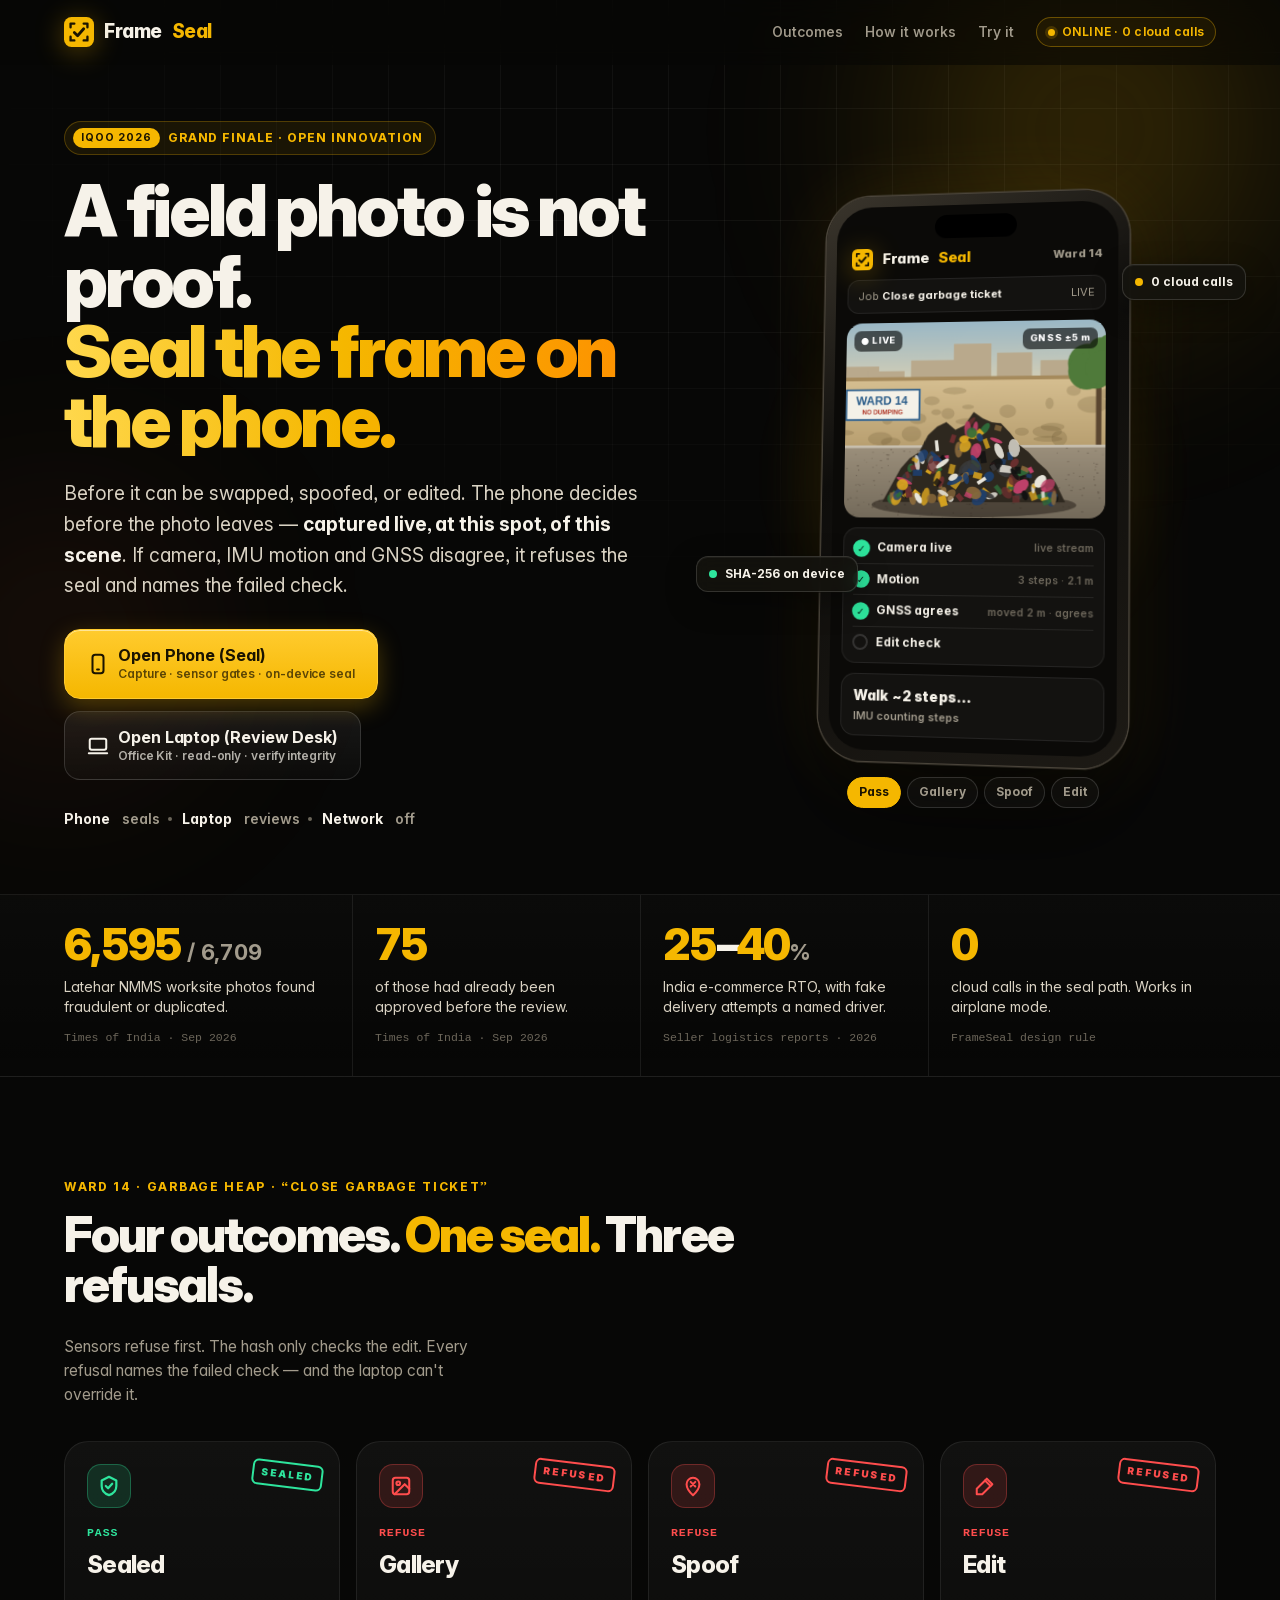
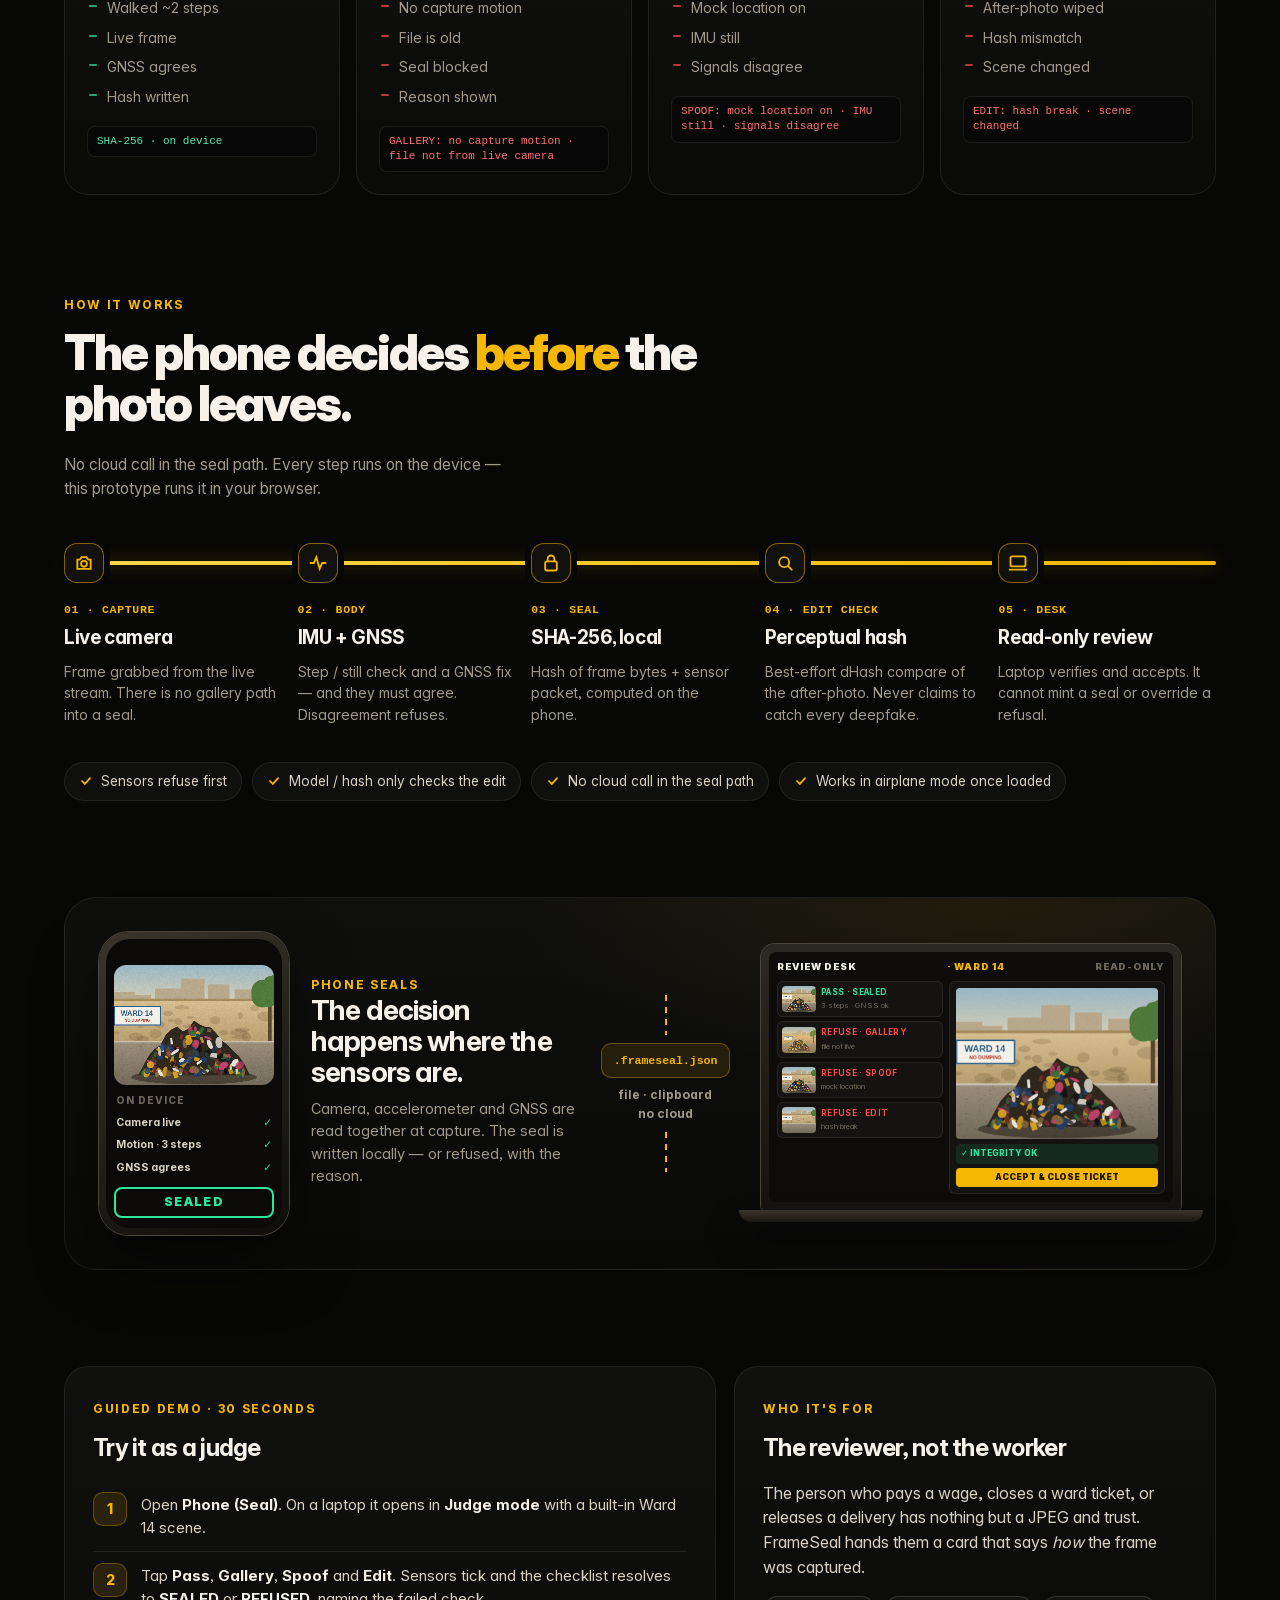
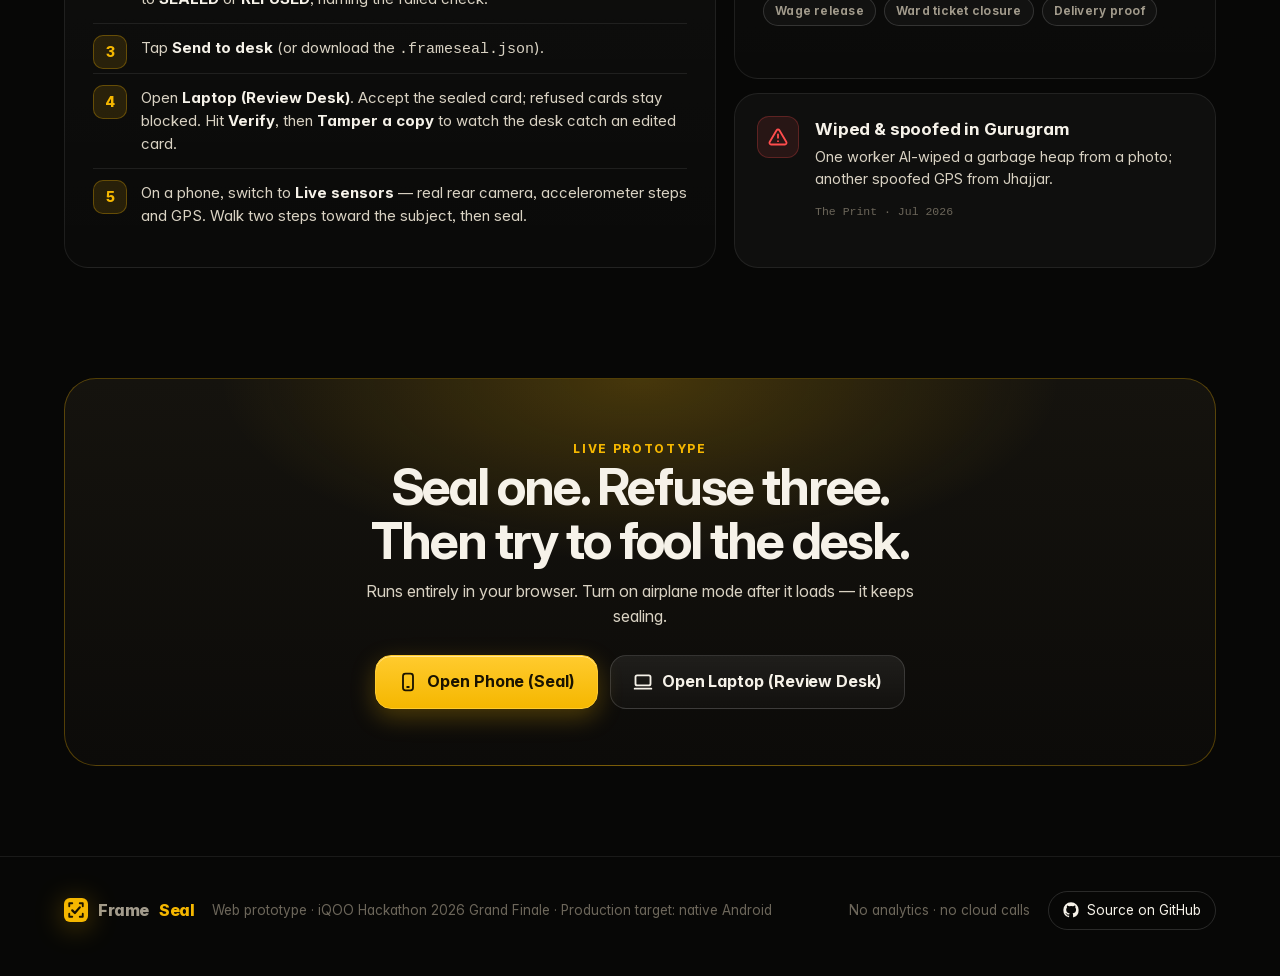
<file: index.html>
<!doctype html>
<html lang="en">
<head>
<meta charset="utf-8">
<meta name="viewport" content="width=device-width,initial-scale=1,viewport-fit=cover">
<title>FrameSeal — a field photo is not proof</title>
<meta name="description" content="FrameSeal seals the frame on the phone before it can be swapped, spoofed, or edited. Phone seals. Laptop reviews. Network off.">
<meta name="frameseal-build" content="v2-design-2026-10-04">
<meta name="theme-color" content="#070706">
<meta name="color-scheme" content="dark">
<meta property="og:type" content="website">
<meta property="og:site_name" content="FrameSeal">
<meta property="og:title" content="FrameSeal — a field photo is not proof">
<meta property="og:description" content="Seal the frame on the phone before it can be swapped, spoofed, or edited. Phone seals. Laptop reviews. Network off.">
<meta property="og:url" content="https://aneek22112007-tech.github.io/frameseal/">
<meta property="og:image" content="https://aneek22112007-tech.github.io/frameseal/assets/og.png">
<meta property="og:image:width" content="1200">
<meta property="og:image:height" content="630">
<meta name="twitter:card" content="summary_large_image">
<meta name="twitter:image" content="https://aneek22112007-tech.github.io/frameseal/assets/og.png">
<link rel="icon" href="assets/logo.svg" type="image/svg+xml">
<link rel="icon" href="assets/icon-32.png" sizes="32x32" type="image/png">
<link rel="apple-touch-icon" href="assets/icon-180.png">
<link rel="manifest" href="manifest.webmanifest">
<link rel="preload" href="assets/fonts/InterVariable.woff2" as="font" type="font/woff2" crossorigin>
<link rel="stylesheet" href="assets/style.css">
</head>
<body>
<div class="bg-fx" aria-hidden="true"><div class="grid"></div><div class="orb o1"></div><div class="orb o2"></div></div>

<header class="nav" id="nav">
  <div class="wrap">
    <a class="brand" href="index.html"><img class="logo" src="assets/logo.svg" alt=""> Frame<b>Seal</b></a>
    <nav class="links">
      <a class="hide-s" href="#outcomes">Outcomes</a>
      <a class="hide-s" href="#how">How it works</a>
      <a class="hide-s" href="#demo">Try it</a>
      <span class="chip" id="net"></span>
    </nav>
  </div>
</header>

<main>
<section class="hero">
  <div class="wrap">
    <div>
      <span class="eyebrow pill"><b>iQOO 2026</b> Grand Finale · Open Innovation</span>
      <h1>A field photo is not proof. <span class="l2">Seal the frame on the phone.</span></h1>
      <p class="lead">Before it can be swapped, spoofed, or edited. The phone decides before the photo leaves — <b>captured live, at this spot, of this scene</b>. If camera, IMU motion and GNSS disagree, it refuses the seal and names the failed check.</p>
      <div class="cta">
        <a class="btn primary" href="phone.html">
          <svg width="22" height="22" viewBox="0 0 24 24" fill="none" stroke="currentColor" stroke-width="2.2" stroke-linecap="round"><rect x="6" y="2" width="12" height="20" rx="3"/><path d="M11 18h2"/></svg>
          <span>Open Phone (Seal)<small>Capture · sensor gates · on-device seal</small></span>
        </a>
        <a class="btn" href="desk.html">
          <svg width="22" height="22" viewBox="0 0 24 24" fill="none" stroke="currentColor" stroke-width="2.2" stroke-linecap="round"><rect x="3" y="4" width="18" height="12" rx="2"/><path d="M2 20h20"/></svg>
          <span>Open Laptop (Review Desk)<small>Office Kit · read-only · verify integrity</small></span>
        </a>
      </div>
      <div class="triad"><span><b>Phone</b>&nbsp;seals</span><span><b>Laptop</b>&nbsp;reviews</span><span><b>Network</b>&nbsp;off</span></div>
    </div>

    <div class="mock-wrap" aria-label="Animated demo of the four outcomes">
      <div class="float-tag t1"><span class="d"></span>SHA-256 on device</div>
      <div class="float-tag t2"><span class="d"></span>0 cloud calls</div>
      <div class="mock" id="mock">
        <div class="scr">
          <div class="island"></div>
          <div class="mhead"><span class="brand"><img class="logo" src="assets/logo.svg" alt=""> Frame<b>Seal</b></span><span style="color:var(--muted);font-size:11px">Ward 14</span></div>
          <div class="mjob"><span>Job <b>Close garbage ticket</b></span><span id="mMode">LIVE</span></div>
          <div class="mvf"><canvas id="mCanvas" width="480" height="360"></canvas><span class="mbadge l" id="mL">● LIVE</span><span class="mbadge r" id="mR">GNSS ±5 m</span><div class="mstamp" id="mStamp">SEALED</div></div>
          <div class="mchecks">
            <div class="mck" data-i="0"><i></i><span>Camera live</span><em></em></div>
            <div class="mck" data-i="1"><i></i><span>Motion</span><em></em></div>
            <div class="mck" data-i="2"><i></i><span>GNSS agrees</span><em></em></div>
            <div class="mck" data-i="3"><i></i><span>Edit check</span><em></em></div>
          </div>
          <div class="mres" id="mRes">Checking…<small>&nbsp;</small></div>
        </div>
      </div>
      <div class="mock-tabs" id="mTabs"><button data-k="PASS">Pass</button><button data-k="GALLERY">Gallery</button><button data-k="SPOOF">Spoof</button><button data-k="EDIT">Edit</button></div>
    </div>
  </div>
</section>

<div class="stats-strip">
  <div class="wrap">
    <div class="stat reveal"><div class="n"><span data-count="6595">6,595</span><small> / <b data-count="6709">6,709</b></small></div><p>Latehar NMMS worksite photos found fraudulent or duplicated.</p><cite>Times of India · Sep 2026</cite></div>
    <div class="stat reveal d1"><div class="n"><span data-count="75">75</span></div><p>of those had already been approved before the review.</p><cite>Times of India · Sep 2026</cite></div>
    <div class="stat reveal d2"><div class="n"><span data-count="25">25</span>–<span data-count="40">40</span><small>%</small></div><p>India e-commerce RTO, with fake delivery attempts a named driver.</p><cite>Seller logistics reports · 2026</cite></div>
    <div class="stat reveal d3"><div class="n"><span>0</span></div><p>cloud calls in the seal path. Works in airplane mode.</p><cite>FrameSeal design rule</cite></div>
  </div>
</div>

<section class="sec" id="outcomes">
  <div class="wrap">
    <div class="sec-h reveal">
      <div><span class="eyebrow">Ward 14 · garbage heap · “Close garbage ticket”</span><h2>Four outcomes. <em>One seal.</em> Three refusals.</h2></div>
      <p>Sensors refuse first. The hash only checks the edit. Every refusal names the failed check — and the laptop can't override it.</p>
    </div>
    <div class="outcomes">
      <div class="oc pass reveal"><span class="stamp">SEALED</span>
        <div class="ic"><svg width="22" height="22" viewBox="0 0 24 24" fill="none" stroke="currentColor" stroke-width="2.4" stroke-linecap="round" stroke-linejoin="round"><path d="M12 2l8 4v6c0 5-3.5 8.5-8 10-4.5-1.5-8-5-8-10V6z"/><path d="M8.5 12l2.5 2.5 4.5-5"/></svg></div>
        <div class="tag">PASS</div><h3>Sealed</h3><ul><li>Walked ~2 steps</li><li>Live frame</li><li>GNSS agrees</li><li>Hash written</li></ul><code>SHA-256 · on device</code></div>
      <div class="oc fail reveal d1"><span class="stamp">REFUSED</span>
        <div class="ic"><svg width="22" height="22" viewBox="0 0 24 24" fill="none" stroke="currentColor" stroke-width="2.2" stroke-linecap="round" stroke-linejoin="round"><rect x="3" y="3" width="18" height="18" rx="3"/><circle cx="9" cy="9" r="2"/><path d="M21 15l-5-5L5 21"/></svg></div>
        <div class="tag">REFUSE</div><h3>Gallery</h3><ul><li>No capture motion</li><li>File is old</li><li>Seal blocked</li><li>Reason shown</li></ul><code>GALLERY: no capture motion · file not from live camera</code></div>
      <div class="oc fail reveal d2"><span class="stamp">REFUSED</span>
        <div class="ic"><svg width="22" height="22" viewBox="0 0 24 24" fill="none" stroke="currentColor" stroke-width="2.2" stroke-linecap="round" stroke-linejoin="round"><path d="M12 22s7-6.2 7-12a7 7 0 10-14 0c0 5.8 7 12 7 12z"/><path d="M9.5 7.5l5 5M14.5 7.5l-5 5"/></svg></div>
        <div class="tag">REFUSE</div><h3>Spoof</h3><ul><li>Mock location on</li><li>IMU still</li><li>Signals disagree</li></ul><code>SPOOF: mock location on · IMU still · signals disagree</code></div>
      <div class="oc fail reveal d3"><span class="stamp">REFUSED</span>
        <div class="ic"><svg width="22" height="22" viewBox="0 0 24 24" fill="none" stroke="currentColor" stroke-width="2.2" stroke-linecap="round" stroke-linejoin="round"><path d="M14 4l6 6L9 21H3v-6z"/><path d="M12 6l6 6"/></svg></div>
        <div class="tag">REFUSE</div><h3>Edit</h3><ul><li>After-photo wiped</li><li>Hash mismatch</li><li>Scene changed</li></ul><code>EDIT: hash break · scene changed</code></div>
    </div>
  </div>
</section>

<section class="sec" id="how">
  <div class="wrap">
    <div class="sec-h reveal"><div><span class="eyebrow">How it works</span><h2>The phone decides <em>before</em> the photo leaves.</h2></div><p>No cloud call in the seal path. Every step runs on the device — this prototype runs it in your browser.</p></div>
    <div class="timeline reveal" id="timeline">
      <div class="prog"></div>
      <div class="tnode"><div class="dot"><svg width="20" height="20" viewBox="0 0 24 24" fill="none" stroke="currentColor" stroke-width="2.2" stroke-linecap="round"><path d="M4 8h3l2-3h6l2 3h3v11H4z"/><circle cx="12" cy="13" r="3.5"/></svg></div><div class="k">01 · CAPTURE</div><h4>Live camera</h4><p>Frame grabbed from the live stream. There is no gallery path into a seal.</p></div>
      <div class="tnode"><div class="dot"><svg width="20" height="20" viewBox="0 0 24 24" fill="none" stroke="currentColor" stroke-width="2.2" stroke-linecap="round"><path d="M3 12h4l3-7 4 14 3-7h4"/></svg></div><div class="k">02 · BODY</div><h4>IMU + GNSS</h4><p>Step / still check and a GNSS fix — and they must agree. Disagreement refuses.</p></div>
      <div class="tnode"><div class="dot"><svg width="20" height="20" viewBox="0 0 24 24" fill="none" stroke="currentColor" stroke-width="2.2" stroke-linecap="round"><rect x="5" y="10" width="14" height="11" rx="2"/><path d="M8 10V7a4 4 0 018 0v3"/></svg></div><div class="k">03 · SEAL</div><h4>SHA-256, local</h4><p>Hash of frame bytes + sensor packet, computed on the phone.</p></div>
      <div class="tnode"><div class="dot"><svg width="20" height="20" viewBox="0 0 24 24" fill="none" stroke="currentColor" stroke-width="2.2" stroke-linecap="round"><circle cx="11" cy="11" r="6"/><path d="M20 20l-4.5-4.5"/></svg></div><div class="k">04 · EDIT CHECK</div><h4>Perceptual hash</h4><p>Best-effort dHash compare of the after-photo. Never claims to catch every deepfake.</p></div>
      <div class="tnode"><div class="dot"><svg width="20" height="20" viewBox="0 0 24 24" fill="none" stroke="currentColor" stroke-width="2.2" stroke-linecap="round"><rect x="3" y="4" width="18" height="12" rx="2"/><path d="M2 20h20"/></svg></div><div class="k">05 · DESK</div><h4>Read-only review</h4><p>Laptop verifies and accepts. It cannot mint a seal or override a refusal.</p></div>
    </div>
    <div class="rules reveal">
      <span><svg width="14" height="14" viewBox="0 0 24 24" fill="none" stroke="currentColor" stroke-width="3" stroke-linecap="round"><path d="M5 12l5 5 9-10"/></svg>Sensors refuse first</span>
      <span><svg width="14" height="14" viewBox="0 0 24 24" fill="none" stroke="currentColor" stroke-width="3" stroke-linecap="round"><path d="M5 12l5 5 9-10"/></svg>Model / hash only checks the edit</span>
      <span><svg width="14" height="14" viewBox="0 0 24 24" fill="none" stroke="currentColor" stroke-width="3" stroke-linecap="round"><path d="M5 12l5 5 9-10"/></svg>No cloud call in the seal path</span>
      <span><svg width="14" height="14" viewBox="0 0 24 24" fill="none" stroke="currentColor" stroke-width="3" stroke-linecap="round"><path d="M5 12l5 5 9-10"/></svg>Works in airplane mode once loaded</span>
    </div>
  </div>
</section>

<section class="sec">
  <div class="wrap">
    <div class="duo reveal">
      <div class="ph"><div class="s">
        <canvas id="duoPhone" width="480" height="360"></canvas>
        <div class="lbl">On device</div>
        <div class="mini-ck"><span>Camera live</span><b>✓</b></div>
        <div class="mini-ck"><span>Motion · 3 steps</span><b>✓</b></div>
        <div class="mini-ck"><span>GNSS agrees</span><b>✓</b></div>
        <div class="seal">SEALED</div>
      </div></div>
      <div class="txt"><span class="eyebrow">Phone seals</span><h3>The decision happens where the sensors are.</h3><p>Camera, accelerometer and GNSS are read together at capture. The seal is written locally — or refused, with the reason.</p></div>
      <div class="pipe"><div class="line"></div><div class="file">.frameseal.json</div><div>file · clipboard<br>no cloud</div><div class="line"></div></div>
      <div class="laptop"><div class="lid"><div class="lsc">
        <div class="lbar">REVIEW DESK <span>· WARD 14</span><em style="font-style:normal;color:var(--dim)">READ-ONLY</em></div>
        <div class="lgrid">
          <div>
            <div class="lq"><canvas data-scene="pass" width="160" height="120"></canvas><div><b class="p">PASS · SEALED</b><em>3 steps · GNSS ok</em></div></div>
            <div class="lq"><canvas data-scene="gal" width="160" height="120"></canvas><div><b class="f">REFUSE · GALLERY</b><em>file not live</em></div></div>
            <div class="lq"><canvas data-scene="pass" width="160" height="120"></canvas><div><b class="f">REFUSE · SPOOF</b><em>mock location</em></div></div>
            <div class="lq"><canvas data-scene="wiped" width="160" height="120"></canvas><div><b class="f">REFUSE · EDIT</b><em>hash break</em></div></div>
          </div>
          <div class="ld"><canvas data-scene="pass" width="320" height="240"></canvas><div class="ok">✓ INTEGRITY OK</div><div class="acc">ACCEPT &amp; CLOSE TICKET</div></div>
        </div>
      </div></div><div class="base"></div></div>
    </div>
  </div>
</section>

<section class="sec" id="demo">
  <div class="wrap guide">
    <div class="panel reveal">
      <span class="eyebrow">Guided demo · 30 seconds</span>
      <h3>Try it as a judge</h3>
      <ol class="steps">
        <li>Open <a href="phone.html"><b>Phone (Seal)</b></a>. On a laptop it opens in <b>Judge mode</b> with a built-in Ward 14 scene.</li>
        <li>Tap <b>Pass</b>, <b>Gallery</b>, <b>Spoof</b> and <b>Edit</b>. Sensors tick and the checklist resolves to <b>SEALED</b> or <b>REFUSED</b>, naming the failed check.</li>
        <li>Tap <b>Send to desk</b> (or download the <code>.frameseal.json</code>).</li>
        <li>Open <a href="desk.html"><b>Laptop (Review Desk)</b></a>. Accept the sealed card; refused cards stay blocked. Hit <b>Verify</b>, then <b>Tamper a copy</b> to watch the desk catch an edited card.</li>
        <li>On a phone, switch to <b>Live sensors</b> — real rear camera, accelerometer steps and GPS. Walk two steps toward the subject, then seal.</li>
      </ol>
    </div>
    <div style="display:grid;gap:14px">
      <div class="panel reveal d1">
        <span class="eyebrow">Who it's for</span>
        <h3>The reviewer, not the worker</h3>
        <p style="color:var(--soft);margin:0">The person who pays a wage, closes a ward ticket, or releases a delivery has nothing but a JPEG and trust. FrameSeal hands them a card that says <i>how</i> the frame was captured.</p>
        <div class="who"><span class="chip">Wage release</span><span class="chip">Ward ticket closure</span><span class="chip">Delivery proof</span></div>
      </div>
      <div class="ev reveal d2"><div class="ic"><svg width="20" height="20" viewBox="0 0 24 24" fill="none" stroke="currentColor" stroke-width="2.2" stroke-linecap="round"><path d="M12 9v4M12 17h.01"/><path d="M10.3 3.9L2 18a2 2 0 001.7 3h16.6a2 2 0 001.7-3L13.7 3.9a2 2 0 00-3.4 0z"/></svg></div>
        <div><h4>Wiped &amp; spoofed in Gurugram</h4><p>One worker AI-wiped a garbage heap from a photo; another spoofed GPS from Jhajjar.</p><cite>The Print · Jul 2026</cite></div></div>
    </div>
  </div>
</section>

<div class="wrap">
  <div class="cta-band reveal">
    <span class="eyebrow">Live prototype</span>
    <h2>Seal one. Refuse three.<br>Then try to fool the desk.</h2>
    <p>Runs entirely in your browser. Turn on airplane mode after it loads — it keeps sealing.</p>
    <div class="cta">
      <a class="btn primary" href="phone.html"><svg width="20" height="20" viewBox="0 0 24 24" fill="none" stroke="currentColor" stroke-width="2.2" stroke-linecap="round"><rect x="6" y="2" width="12" height="20" rx="3"/><path d="M11 18h2"/></svg>Open Phone (Seal)</a>
      <a class="btn" href="desk.html"><svg width="20" height="20" viewBox="0 0 24 24" fill="none" stroke="currentColor" stroke-width="2.2" stroke-linecap="round"><rect x="3" y="4" width="18" height="12" rx="2"/><path d="M2 20h20"/></svg>Open Laptop (Review Desk)</a>
    </div>
  </div>
</div>
</main>

<footer class="site">
  <div class="wrap">
    <div class="fl"><a class="brand" href="index.html" style="font-size:16px"><img class="logo" src="assets/logo.svg" alt="" style="width:24px;height:24px"> Frame<b>Seal</b></a><span>Web prototype · iQOO Hackathon 2026 Grand Finale · Production target: native Android</span></div>
    <div class="fl"><span>No analytics · no cloud calls</span>
      <a class="gh" href="https://github.com/aneek22112007-tech/frameseal"><svg width="16" height="16" viewBox="0 0 24 24" fill="currentColor"><path d="M12 .5A11.5 11.5 0 00.5 12a11.5 11.5 0 007.9 10.9c.6.1.8-.3.8-.6v-2c-3.2.7-3.9-1.5-3.9-1.5-.5-1.3-1.3-1.7-1.3-1.7-1-.7.1-.7.1-.7 1.2.1 1.8 1.2 1.8 1.2 1 1.8 2.8 1.3 3.5 1 .1-.8.4-1.3.7-1.6-2.6-.3-5.3-1.3-5.3-5.7 0-1.3.5-2.3 1.2-3.1-.1-.3-.5-1.5.1-3.1 0 0 1-.3 3.2 1.2a11 11 0 015.8 0c2.2-1.5 3.2-1.2 3.2-1.2.6 1.6.2 2.8.1 3.1.8.8 1.2 1.8 1.2 3.1 0 4.4-2.7 5.4-5.3 5.7.4.4.8 1.1.8 2.2v3.2c0 .3.2.7.8.6A11.5 11.5 0 0023.5 12 11.5 11.5 0 0012 .5z"/></svg>Source on GitHub</a></div>
  </div>
</footer>
<script src="assets/core.js"></script>
<script src="assets/landing.js"></script>
</body>
</html>
</file>
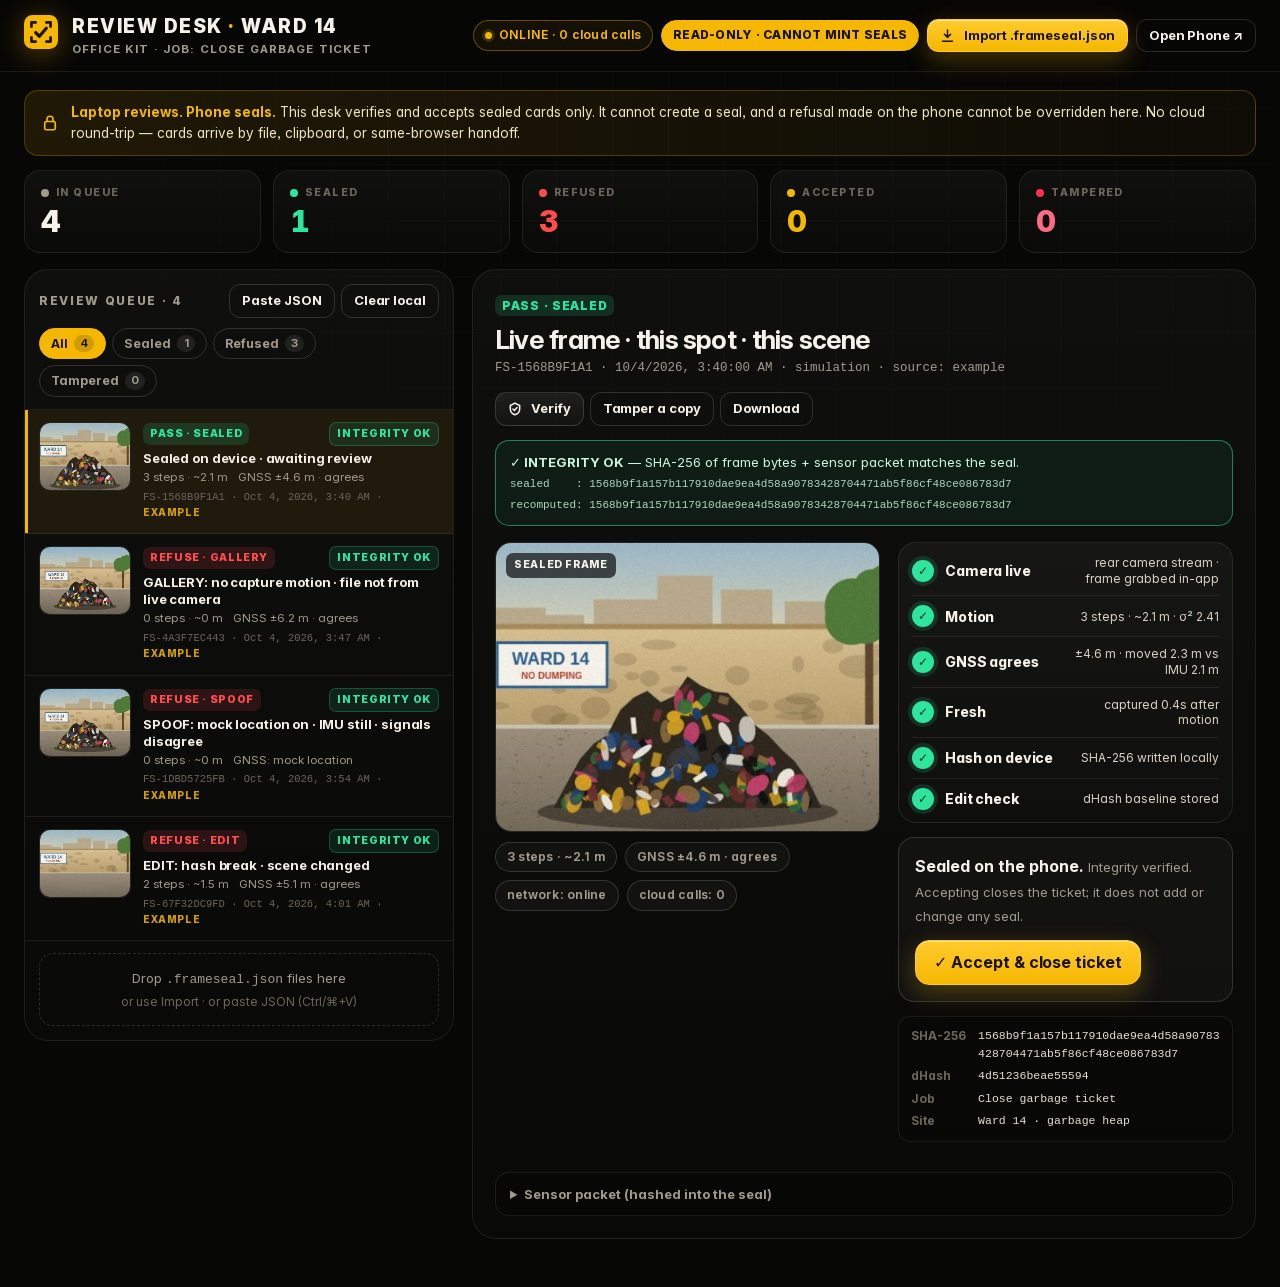
<file: desk.html>
<!doctype html>
<html lang="en">
<head>
<meta charset="utf-8">
<meta name="viewport" content="width=device-width,initial-scale=1,viewport-fit=cover">
<title>FrameSeal · Review Desk · Ward 14</title>
<meta name="description" content="FrameSeal Office Kit review desk: verify and accept phone-sealed cards. Read-only — cannot mint a seal or override a refusal.">
<meta name="frameseal-build" content="v2-design-2026-10-04">
<meta name="theme-color" content="#070706">
<meta name="color-scheme" content="dark">
<meta property="og:title" content="FrameSeal · Review Desk · Ward 14">
<meta property="og:description" content="Laptop reviews. It cannot mint a seal or override a refusal.">
<meta property="og:image" content="https://aneek22112007-tech.github.io/frameseal/assets/og.png">
<meta name="twitter:card" content="summary_large_image">
<link rel="apple-touch-icon" href="assets/icon-180.png">
<link rel="preload" href="assets/fonts/InterVariable.woff2" as="font" type="font/woff2" crossorigin>
<link rel="icon" href="assets/logo.svg" type="image/svg+xml">
<link rel="icon" href="assets/icon-32.png" sizes="32x32" type="image/png">
<link rel="manifest" href="manifest.webmanifest">
<link rel="stylesheet" href="assets/style.css">
</head>
<body class="desk-page">
<div class="bg-fx" aria-hidden="true"><div class="grid" style="opacity:.5"></div></div>
<header class="deskbar">
  <div class="wrap">
    <div class="desktitle">
      <a href="index.html" title="FrameSeal home"><img class="logo" src="assets/logo.svg" alt="FrameSeal" style="width:34px;height:34px"></a>
      <div><h1>REVIEW DESK <span>·</span> WARD 14</h1><div class="sub2">OFFICE KIT · JOB: CLOSE GARBAGE TICKET</div></div>
    </div>
    <div class="r">
      <span class="chip" id="net"></span>
      <span class="chip y">READ-ONLY · CANNOT MINT SEALS</span>
      <button class="btn small primary" id="bImport"><svg width="15" height="15" viewBox="0 0 24 24" fill="none" stroke="currentColor" stroke-width="2.4" stroke-linecap="round"><path d="M12 3v12M7 10l5 5 5-5M4 21h16"/></svg>Import .frameseal.json</button>
      <a class="btn small ghost" href="phone.html" target="_blank" rel="noopener">Open Phone ↗</a>
    </div>
  </div>
</header>
<div class="deskwrap">
  <div class="desknote"><svg width="18" height="18" viewBox="0 0 24 24" fill="none" stroke="currentColor" stroke-width="2.2" stroke-linecap="round"><rect x="5" y="10" width="14" height="11" rx="2"/><path d="M8 10V7a4 4 0 018 0v3"/></svg><div><b>Laptop reviews. Phone seals.</b> This desk verifies and accepts sealed cards only. It cannot create a seal, and a refusal made on the phone cannot be overridden here. No cloud round-trip — cards arrive by file, clipboard, or same-browser handoff.</div></div>
  <div class="counters" id="counters">
    <div class="ctr"><div class="k"><i></i>In queue</div><div class="v" id="cTotal">0</div></div>
    <div class="ctr s"><div class="k"><i></i>Sealed</div><div class="v" id="cSealed">0</div></div>
    <div class="ctr f"><div class="k"><i></i>Refused</div><div class="v" id="cRefused">0</div></div>
    <div class="ctr a"><div class="k"><i></i>Accepted</div><div class="v" id="cAccepted">0</div></div>
    <div class="ctr t" id="ctrT"><div class="k"><i></i>Tampered</div><div class="v" id="cTampered">0</div></div>
  </div>
</div>
<main class="deskgrid">
  <section class="queue" aria-label="Review queue">
    <div class="qhead"><h2>Review queue · <span id="qCount">0</span></h2><div style="display:flex;gap:6px"><button class="btn small ghost" id="bPaste" title="Paste a seal card JSON from the clipboard">Paste JSON</button><button class="btn small ghost" id="bClear" title="Remove cards sent from the phone or imported">Clear local</button></div></div>
    <div class="filters" id="filters"><button data-f="all" class="on">All <em id="fAll">0</em></button><button data-f="sealed">Sealed <em id="fSealed">0</em></button><button data-f="refused">Refused <em id="fRefused">0</em></button><button data-f="tampered">Tampered <em id="fTampered">0</em></button></div>
    <div class="qlist" id="qlist"></div>
    <div class="drop" id="drop">Drop <code>.frameseal.json</code> files here<br><span style="font-size:12px;color:var(--dim)">or use Import · or paste JSON (Ctrl/⌘+V)</span></div>
  </section>
  <section class="detail" id="detail" aria-live="polite"></section>
</main>
<input type="file" id="file" accept=".json,application/json" multiple hidden>
<script src="assets/core.js"></script>
<script src="assets/desk.js"></script>
</body>
</html>
</file>
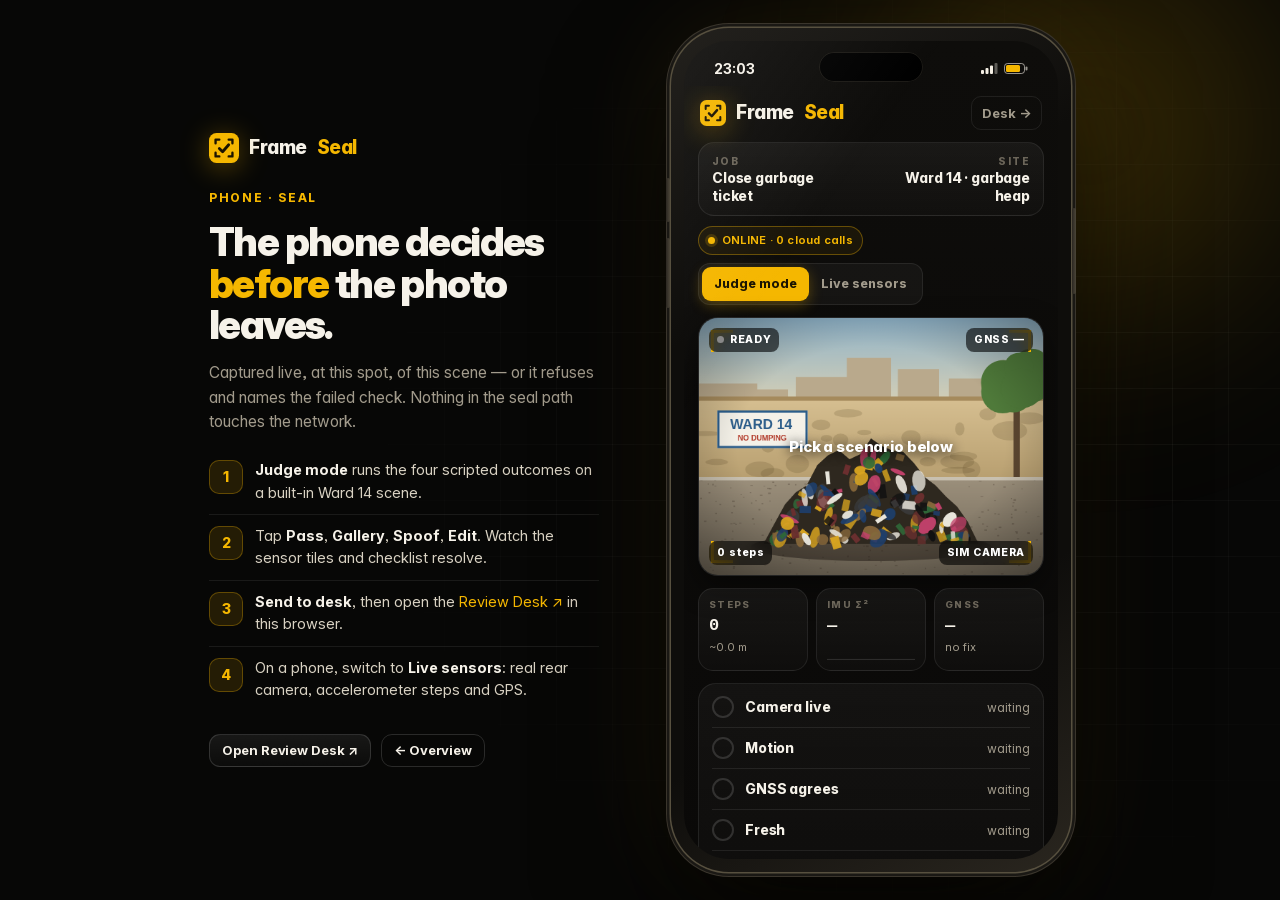
<file: phone.html>
<!doctype html>
<html lang="en">
<head>
<meta charset="utf-8">
<meta name="viewport" content="width=device-width,initial-scale=1,viewport-fit=cover">
<title>FrameSeal · Phone (Seal)</title>
<meta name="description" content="FrameSeal phone: capture live, check IMU + GNSS, seal on device — or refuse and name the failed check.">
<meta name="frameseal-build" content="v2-design-2026-10-04">
<meta name="theme-color" content="#070706">
<meta name="color-scheme" content="dark">
<meta property="og:title" content="FrameSeal · Phone (Seal)">
<meta property="og:description" content="Seal the frame on the phone before it can be swapped, spoofed, or edited.">
<meta property="og:image" content="https://aneek22112007-tech.github.io/frameseal/assets/og.png">
<meta name="twitter:card" content="summary_large_image">
<link rel="apple-touch-icon" href="assets/icon-180.png">
<link rel="preload" href="assets/fonts/InterVariable.woff2" as="font" type="font/woff2" crossorigin>
<link rel="icon" href="assets/logo.svg" type="image/svg+xml">
<link rel="icon" href="assets/icon-32.png" sizes="32x32" type="image/png">
<link rel="manifest" href="manifest.webmanifest">
<link rel="stylesheet" href="assets/style.css">
</head>
<body class="phone-page">
<div class="bg-fx" aria-hidden="true"><div class="grid"></div><div class="orb o1"></div></div>
<div class="stage">
  <aside class="side">
    <a class="brand" href="index.html"><img class="logo" src="assets/logo.svg" alt=""> Frame<b>Seal</b></a>
    <span class="eyebrow">Phone · Seal</span>
    <h1>The phone decides <em>before</em> the photo leaves.</h1>
    <p>Captured live, at this spot, of this scene — or it refuses and names the failed check. Nothing in the seal path touches the network.</p>
    <ol class="steps">
      <li><b>Judge mode</b> runs the four scripted outcomes on a built-in Ward 14 scene.</li>
      <li>Tap <b>Pass</b>, <b>Gallery</b>, <b>Spoof</b>, <b>Edit</b>. Watch the sensor tiles and checklist resolve.</li>
      <li><b>Send to desk</b>, then open the <a href="desk.html" target="_blank" rel="noopener">Review Desk ↗</a> in this browser.</li>
      <li>On a phone, switch to <b>Live sensors</b>: real rear camera, accelerometer steps and GPS.</li>
    </ol>
    <div class="sidelinks"><a class="btn small" href="desk.html" target="_blank" rel="noopener">Open Review Desk ↗</a><a class="btn small ghost" href="index.html">← Overview</a></div>
  </aside>

  <div class="device">
    <span class="sb a"></span><span class="sb b"></span><span class="sb c"></span>
    <div class="screen">
      <div class="statusbar"><span id="clock">--:--</span><span class="r">
        <svg width="17" height="11" viewBox="0 0 17 11" fill="#f4efe4"><rect x="0" y="7" width="3" height="4" rx="1"/><rect x="4.5" y="5" width="3" height="6" rx="1"/><rect x="9" y="2.5" width="3" height="8.5" rx="1"/><rect x="13.5" y="0" width="3" height="11" rx="1" opacity=".35"/></svg>
        <svg width="24" height="11" viewBox="0 0 24 11"><rect x=".5" y=".5" width="20" height="10" rx="3" fill="none" stroke="#f4efe4" opacity=".6"/><rect x="2" y="2" width="14" height="7" rx="1.5" fill="#f5b700"/><rect x="21.5" y="3.5" width="2" height="4" rx="1" fill="#f4efe4" opacity=".6"/></svg></span></div>
      <div class="app" id="app">
        <div class="apphead">
          <a class="brand" href="index.html"><img class="logo" src="assets/logo.svg" alt="" style="width:26px;height:26px"> Frame<b>Seal</b></a>
          <a class="home" href="desk.html">Desk →</a>
        </div>
        <div class="jobbar">
          <div><div class="t">Job</div><div class="v">Close garbage ticket</div></div>
          <div style="text-align:right"><div class="t">Site</div><div class="v">Ward 14 · garbage heap</div></div>
        </div>
        <div class="netrow">
          <span class="chip" id="net"></span>
          <div class="seg" role="tablist" aria-label="Mode">
            <button id="mSim" role="tab">Judge mode</button>
            <button id="mLive" role="tab">Live sensors</button>
          </div>
        </div>

        <div class="vf" id="vf">
          <canvas id="vfc" width="480" height="360" aria-label="Viewfinder"></canvas>
          <video id="video" playsinline muted autoplay class="hidden"></video>
          <div class="scan"></div><div class="flash"></div><div class="corners"></div>
          <div class="ov"><span class="pill idle" id="pLive"><span class="dot"></span><span>READY</span></span><span class="pill" id="pGnss">GNSS —</span></div>
          <div class="bot"><span class="pill" id="pSteps">0 steps</span><span class="pill" id="pSrc">SIM CAMERA</span></div>
          <div class="msg" id="vfMsg"></div>
          <div class="stampbig" id="stamp">SEALED</div>
        </div>

        <div class="sensors">
          <div class="sensor"><div class="k">Steps</div><div class="v" id="sSteps">0</div><div class="s" id="sDist">~0.0 m</div></div>
          <div class="sensor"><div class="k">IMU σ²</div><div class="v" id="sVar">—</div><canvas id="spark" width="200" height="40"></canvas></div>
          <div class="sensor"><div class="k">GNSS</div><div class="v" id="sAcc">—</div><div class="s" id="sGnss">no fix</div></div>
        </div>

        <div class="checks" id="checks"></div>

        <div class="controls" id="simControls">
          <div class="ctl-h"><span>Run a scenario</span><span>Ward 14</span></div>
          <div class="scen" id="scen">
            <button class="pass" data-k="PASS"><span class="t">SEAL</span><b>Pass</b><small>Walk 2 steps · live · GNSS agrees</small></button>
            <button class="fail" data-k="GALLERY"><span class="t">REFUSE</span><b>Gallery</b><small>Old file, no capture motion</small></button>
            <button class="fail" data-k="SPOOF"><span class="t">REFUSE</span><b>Spoof</b><small>Mock GPS on · phone still</small></button>
            <button class="fail" data-k="EDIT"><span class="t">REFUSE</span><b>Edit</b><small>Heap AI-wiped from after-photo</small></button>
          </div>
          <p class="hint">Judge mode replays sensor traces on a built-in scene. The SHA-256, dHash and seal card are computed for real, on this device.</p>
        </div>

        <div class="controls hidden" id="liveControls">
          <div class="ctl-h"><span>Live sensors</span><span>camera · IMU · GNSS</span></div>
          <div class="liveacts">
            <button class="btn primary wide" id="bStart">▶ Start live capture</button>
            <button class="btn" id="bSeal" disabled>◉ Seal frame</button>
            <button class="btn ghost" id="bReset">↺ Reset</button>
            <button class="btn ghost wide" id="bGallery">Try gallery upload</button>
          </div>
          <p class="hint" id="liveHint">Point the rear camera at the subject, tap Start, <b>walk ~2 steps toward it</b>, then tap Seal within 20 s. Needs HTTPS + camera, motion and location permission. Prefer the scripted demo? Switch to Judge mode.</p>
        </div>

        <div class="result" id="result">
          <div class="vd" id="rVd">SEALED</div>
          <div class="fc" id="rFc"></div>
          <div class="kv">
            <span>Card</span><code id="rId"></code>
            <span>SHA-256</span><code id="rSha"></code>
            <span>dHash</span><code id="rDh"></code>
            <span>Time</span><code id="rTs"></code>
          </div>
          <div class="acts">
            <button class="btn primary" id="bSend">Send to desk</button>
            <button class="btn" id="bDl">Download</button>
            <button class="btn" id="bCopy">Copy JSON</button>
            <button class="btn ghost wide hidden" id="bTamper">Tamper test: AI-wipe the heap from this frame</button>
            <a class="btn ghost wide" href="desk.html" target="_blank" rel="noopener">Open Review Desk ↗</a>
          </div>
        </div>

        <div class="appfoot">On-device only · 0 cloud calls in the seal path<br>Laptop reviews. It cannot mint a seal.</div>
      </div>
    </div>
  </div>
</div>
<input type="file" id="galFile" accept="image/*" hidden>
<script src="assets/core.js"></script>
<script src="assets/phone.js"></script>
</body>
</html>
</file>
<file: assets/style.css>
/* FrameSeal design system v2 — self-hosted font, no CDNs, offline-capable. */
@font-face{font-family:"InterFS";src:url("fonts/InterVariable.woff2") format("woff2");font-weight:100 900;font-style:normal;font-display:swap}
:root{
  --bg:#070706; --bg2:#0d0c0a; --bg3:#12110e;
  --card:rgba(255,255,255,.035); --card-solid:#14130f; --card2:#1b1915;
  --line:rgba(255,255,255,.08); --line2:rgba(255,255,255,.14);
  --text:#f6f2e9; --soft:#d9d2c3; --muted:#a29b8c; --dim:#6c665a;
  --accent:#f5b700; --accent2:#ffd23f; --accent-ink:#1a1300; --accent-glow:rgba(245,183,0,.35);
  --pass:#2ee59d; --pass-ink:#03261a; --fail:#ff4d4d; --fail-ink:#2b0505; --warn:#ff9f1c;
  --r-sm:10px; --r:16px; --r-lg:24px; --r-xl:32px;
  --sh-1:0 1px 0 rgba(255,255,255,.05) inset,0 10px 30px rgba(0,0,0,.35);
  --sh-2:0 1px 0 rgba(255,255,255,.06) inset,0 30px 80px rgba(0,0,0,.55);
  --ease:cubic-bezier(.2,.8,.2,1); --spring:cubic-bezier(.2,1.5,.35,1);
  --sans:"InterFS",system-ui,-apple-system,"Segoe UI",Roboto,"Helvetica Neue",Arial,sans-serif;
  --mono:ui-monospace,"SF Mono",SFMono-Regular,Menlo,Consolas,"Liberation Mono",monospace;
}
*{box-sizing:border-box}
html{scroll-behavior:smooth}
html,body{margin:0;padding:0}
body{background:var(--bg);color:var(--text);font-family:var(--sans);line-height:1.55;-webkit-font-smoothing:antialiased;-moz-osx-font-smoothing:grayscale;text-rendering:optimizeLegibility;font-feature-settings:"cv11","ss03"}
::selection{background:var(--accent);color:var(--accent-ink)}
a{color:var(--accent);text-decoration:none}
a:hover{color:var(--accent2)}
button{font:inherit;cursor:pointer;color:inherit}
code,.mono{font-family:var(--mono)}
.tnum{font-variant-numeric:tabular-nums}
.wrap{max-width:1200px;margin:0 auto;padding:0 24px}
.hidden{display:none!important}
:focus-visible{outline:2px solid var(--accent);outline-offset:3px;border-radius:8px}

/* brand */
.brand{display:inline-flex;align-items:center;gap:10px;font-weight:800;letter-spacing:-.025em;color:var(--text);font-size:19px}
.brand:hover{color:var(--text)}
.logo{width:30px;height:30px;flex:none;filter:drop-shadow(0 4px 14px rgba(245,183,0,.35))}
.brand b{color:var(--accent);font-weight:800}

/* chips */
.chip{display:inline-flex;align-items:center;gap:7px;padding:5px 11px;border-radius:999px;border:1px solid var(--line2);font-size:12px;font-weight:650;letter-spacing:.02em;color:var(--muted);background:rgba(255,255,255,.03);white-space:nowrap}
.chip i{width:7px;height:7px;border-radius:50%;background:var(--muted);display:inline-block}
.chip.off{color:var(--pass);border-color:rgba(46,229,157,.4);background:rgba(46,229,157,.06)} .chip.off i{background:var(--pass);box-shadow:0 0 0 3px rgba(46,229,157,.2);animation:pulse 2s infinite}
.chip.on{color:var(--accent);border-color:rgba(245,183,0,.35);background:rgba(245,183,0,.06)} .chip.on i{background:var(--accent);box-shadow:0 0 0 3px rgba(245,183,0,.18)}
.chip.y{color:var(--accent-ink);background:var(--accent);border-color:var(--accent);font-weight:800}
@keyframes pulse{50%{box-shadow:0 0 0 6px rgba(46,229,157,0)}}

/* buttons */
.btn{display:inline-flex;align-items:center;justify-content:center;gap:9px;border-radius:14px;border:1px solid var(--line2);background:linear-gradient(180deg,rgba(255,255,255,.07),rgba(255,255,255,.025));color:var(--text);padding:12px 18px;font-weight:700;letter-spacing:-.005em;transition:transform .18s var(--ease),background .2s,border-color .2s,box-shadow .2s;text-decoration:none!important;line-height:1.2;white-space:nowrap}
.btn svg{flex:none}
.btn:hover{border-color:rgba(245,183,0,.6);transform:translateY(-1px);color:var(--text)}
.btn:active{transform:translateY(0) scale(.98)}
.btn.primary{background:linear-gradient(180deg,#ffcb2e,#f5b700);color:var(--accent-ink);border-color:#ffcb2e;box-shadow:0 8px 24px rgba(245,183,0,.28),inset 0 1px 0 rgba(255,255,255,.5)}
.btn.primary:hover{box-shadow:0 12px 32px rgba(245,183,0,.42),inset 0 1px 0 rgba(255,255,255,.5);color:var(--accent-ink)}
.btn.ghost{background:transparent}
.btn.small{padding:8px 12px;font-size:13px;border-radius:11px}
.btn[disabled]{opacity:.4;cursor:not-allowed;transform:none;box-shadow:none}

/* ================= LANDING ================= */
.bg-fx{position:fixed;inset:0;pointer-events:none;z-index:-1;overflow:hidden}
.bg-fx .grid{position:absolute;inset:-60px;background-image:linear-gradient(rgba(255,255,255,.045) 1px,transparent 1px),linear-gradient(90deg,rgba(255,255,255,.045) 1px,transparent 1px);background-size:56px 56px;mask-image:radial-gradient(ellipse 80% 60% at 60% 20%,#000 30%,transparent 75%);-webkit-mask-image:radial-gradient(ellipse 80% 60% at 60% 20%,#000 30%,transparent 75%);animation:gridmove 22s linear infinite}
@keyframes gridmove{to{transform:translate(56px,56px)}}
.bg-fx .orb{position:absolute;border-radius:50%;filter:blur(90px);opacity:.55}
.bg-fx .o1{width:620px;height:620px;right:-120px;top:-180px;background:radial-gradient(circle,rgba(245,183,0,.45),transparent 65%);animation:float1 16s ease-in-out infinite alternate}
.bg-fx .o2{width:520px;height:520px;left:-200px;top:380px;background:radial-gradient(circle,rgba(255,120,40,.18),transparent 65%);animation:float1 20s ease-in-out infinite alternate-reverse}
@keyframes float1{to{transform:translate(-60px,50px) scale(1.08)}}

.nav{position:sticky;top:0;z-index:50;backdrop-filter:saturate(1.4) blur(14px);-webkit-backdrop-filter:saturate(1.4) blur(14px);background:rgba(7,7,6,.6);border-bottom:1px solid transparent;transition:border-color .3s,background .3s}
.nav.scrolled{border-bottom-color:var(--line);background:rgba(7,7,6,.82)}
.nav .wrap{display:flex;align-items:center;justify-content:space-between;height:64px;gap:14px}
.nav .links{display:flex;gap:22px;align-items:center;font-size:14px;font-weight:550}
.nav .links a{color:var(--muted);transition:color .2s}
.nav .links a:hover{color:var(--text)}

.hero{position:relative;padding:56px 0 64px;overflow-x:clip}
.hero .wrap{display:grid;grid-template-columns:minmax(0,1.12fr) minmax(0,.88fr);gap:48px;align-items:center}
.eyebrow{display:inline-flex;gap:8px;align-items:center;font-size:12px;font-weight:750;letter-spacing:.14em;text-transform:uppercase;color:var(--accent)}
.eyebrow.pill{padding:6px 12px 6px 8px;border-radius:999px;background:rgba(245,183,0,.08);border:1px solid rgba(245,183,0,.25);letter-spacing:.08em}
.eyebrow.pill b{background:var(--accent);color:var(--accent-ink);border-radius:999px;padding:2px 8px;font-size:10.5px}
.hero h1{font-size:clamp(40px,5.6vw,78px);line-height:.98;letter-spacing:-.045em;margin:20px 0 22px;font-weight:850}
.hero h1 .l2{display:block;background:linear-gradient(92deg,#ffd84d 0%,#f5b700 45%,#ff8a00 100%);-webkit-background-clip:text;background-clip:text;color:transparent}
.hero p.lead{font-size:clamp(16.5px,1.5vw,19.5px);color:var(--soft);max-width:600px;margin:0 0 28px;line-height:1.6}
.hero p.lead b{color:var(--text)}
.cta{display:flex;gap:12px;flex-wrap:wrap;margin-bottom:28px}
.cta .btn{padding:16px 22px;font-size:16px;border-radius:16px}
.cta .btn small{display:block;font-size:12px;font-weight:600;opacity:.7;margin-top:2px}
.cta .btn span{text-align:left}
.triad{display:flex;flex-wrap:wrap;gap:8px;align-items:center;color:var(--muted);font-size:14px;font-weight:600}
.triad span{display:inline-flex;align-items:center;gap:8px}
.triad span+span:before{content:"";width:4px;height:4px;border-radius:50%;background:var(--dim);margin-right:2px}
.triad b{color:var(--text)}

/* hero phone mockup */
.mock-wrap{position:relative;display:flex;justify-content:center}
.mock-wrap:before{content:"";position:absolute;width:min(420px,100vw);height:420px;border-radius:50%;background:radial-gradient(circle,rgba(245,183,0,.32),transparent 65%);top:50%;left:50%;transform:translate(-50%,-50%);filter:blur(20px)}
.mock{position:relative;width:310px;border-radius:46px;padding:11px;background:linear-gradient(150deg,#3a352c,#0e0d0b 40%,#1d1a15);box-shadow:0 0 0 1.5px #4a443a,0 50px 100px rgba(0,0,0,.7),0 0 80px rgba(245,183,0,.12);transform:perspective(1400px) rotateY(-9deg) rotateX(4deg);transition:transform .6s var(--ease)}
.mock:hover{transform:perspective(1400px) rotateY(-3deg) rotateX(2deg)}
.mock .scr{border-radius:36px;overflow:hidden;background:#0b0a08;position:relative}
.mock .island{position:absolute;top:10px;left:50%;transform:translateX(-50%);width:84px;height:24px;border-radius:20px;background:#000;z-index:4}
.mock .mhead{display:flex;justify-content:space-between;align-items:center;padding:42px 16px 10px;font-size:13px;font-weight:800}
.mock .mhead .brand{font-size:15px}
.mock .mhead .logo{width:22px;height:22px}
.mock .mjob{margin:0 12px 10px;font-size:11px;color:var(--muted);display:flex;justify-content:space-between;background:var(--card);border:1px solid var(--line);border-radius:12px;padding:8px 10px}
.mock .mjob b{color:var(--text);font-weight:700}
.mock .mvf{position:relative;margin:0 12px;border-radius:16px;overflow:hidden;aspect-ratio:4/3;background:#000}
.mock .mvf canvas{width:100%;height:100%;display:block}
.mock .mbadge{position:absolute;top:8px;font-size:9.5px;font-weight:800;letter-spacing:.06em;padding:3px 7px;border-radius:7px;background:rgba(0,0,0,.6);color:#fff}
.mock .mbadge.l{left:8px} .mock .mbadge.r{right:8px}
.mock .mbadge.warn{background:rgba(255,77,77,.9)}
.mock .mstamp{position:absolute;left:50%;top:50%;font-weight:900;font-size:24px;letter-spacing:.12em;padding:5px 12px;border:4px solid currentColor;border-radius:10px;background:rgba(0,0,0,.45);transform:translate(-50%,-50%) rotate(-8deg) scale(1.8);opacity:0;transition:transform .45s var(--spring),opacity .2s}
.mock .mstamp.show{opacity:1;transform:translate(-50%,-50%) rotate(-8deg) scale(1)}
.mock .mstamp.pass{color:var(--pass)} .mock .mstamp.fail{color:var(--fail)}
.mock .mchecks{margin:10px 12px 0;background:var(--card);border:1px solid var(--line);border-radius:14px;padding:4px 10px}
.mock .mck{display:flex;align-items:center;gap:8px;padding:6px 0;font-size:12px;font-weight:700;border-bottom:1px solid var(--line)}
.mock .mck:last-child{border-bottom:0}
.mock .mck i{width:16px;height:16px;border-radius:50%;border:2px solid var(--line2);flex:none;display:grid;place-items:center;font-style:normal;font-size:9px;font-weight:900;transition:.3s var(--spring)}
.mock .mck.pass i{background:var(--pass);border-color:var(--pass);color:var(--pass-ink);transform:scale(1.1)}
.mock .mck.fail i{background:var(--fail);border-color:var(--fail);color:#fff;transform:scale(1.1)}
.mock .mck span{flex:1}
.mock .mck em{font-style:normal;font-weight:600;color:var(--dim);font-size:10.5px}
.mock .mck.fail em{color:#ff9d9d}
.mock .mres{margin:10px 12px 14px;border-radius:14px;padding:10px 12px;font-weight:850;font-size:14px;letter-spacing:.01em;border:1px solid var(--line);background:var(--card);min-height:56px;transition:.35s var(--ease)}
.mock .mres small{display:block;font-weight:600;font-size:11px;color:var(--muted);letter-spacing:0;margin-top:2px}
.mock .mres.pass{color:var(--pass);border-color:rgba(46,229,157,.45);background:rgba(46,229,157,.08)}
.mock .mres.fail{color:var(--fail);border-color:rgba(255,77,77,.45);background:rgba(255,77,77,.08)}
.mock-tabs{position:absolute;bottom:-46px;left:50%;transform:translateX(-50%);display:flex;gap:6px}
.mock-tabs button{border:1px solid var(--line2);background:rgba(255,255,255,.03);color:var(--muted);font-size:12px;font-weight:700;border-radius:999px;padding:5px 11px;transition:.2s}
.mock-tabs button.on{background:var(--accent);color:var(--accent-ink);border-color:var(--accent)}
.float-tag{position:absolute;z-index:3;font-size:12px;font-weight:700;padding:8px 12px;border-radius:12px;background:rgba(20,19,15,.85);border:1px solid var(--line2);backdrop-filter:blur(8px);box-shadow:var(--sh-1);display:flex;align-items:center;gap:8px;white-space:nowrap;animation:bob 5s ease-in-out infinite}
.float-tag .d{width:8px;height:8px;border-radius:50%;background:var(--pass)}
.float-tag.t1{left:-34px;top:64%}
.float-tag.t2{right:-30px;top:13%;animation-delay:-2.5s}
.float-tag.t2 .d{background:var(--accent)}
@keyframes bob{50%{transform:translateY(-8px)}}

/* stats strip */
.stats-strip{border-top:1px solid var(--line);border-bottom:1px solid var(--line);background:linear-gradient(180deg,rgba(255,255,255,.02),transparent)}
.stats-strip .wrap{display:grid;grid-template-columns:repeat(4,1fr)}
.stat{padding:28px 22px;border-left:1px solid var(--line)}
.stat:first-child{border-left:0;padding-left:0}
.stat .n{font-size:clamp(30px,3.4vw,44px);font-weight:850;letter-spacing:-.04em;line-height:1;font-variant-numeric:tabular-nums}
.stat .n span{color:var(--accent)}
.stat .n small{font-size:.5em;color:var(--muted);font-weight:700;letter-spacing:-.01em}
.stat p{margin:10px 0 6px;color:var(--soft);font-size:14px;line-height:1.45}
.stat cite{font-style:normal;color:var(--dim);font-size:11.5px;font-family:var(--mono)}

section.sec{padding:96px 0 0}
.sec-h{display:flex;align-items:flex-end;justify-content:space-between;gap:24px;margin-bottom:34px;flex-wrap:wrap}
.sec-h h2{font-size:clamp(30px,3.8vw,50px);letter-spacing:-.04em;margin:12px 0 0;line-height:1.04;font-weight:850;max-width:720px}
.sec-h h2 em{font-style:normal;color:var(--accent)}
.sec-h p{color:var(--muted);margin:0;max-width:440px;font-size:15.5px}

/* outcomes */
.outcomes{display:grid;grid-template-columns:repeat(4,1fr);gap:16px}
.oc{--c:var(--fail);border-radius:var(--r-lg);border:1px solid var(--line);background:linear-gradient(180deg,rgba(255,255,255,.045),rgba(255,255,255,.015));padding:22px;position:relative;overflow:hidden;transition:transform .35s var(--ease),border-color .35s,box-shadow .35s}
.oc.pass{--c:var(--pass)}
.oc:after{content:"";position:absolute;inset:auto -40% -60% -40%;height:70%;background:radial-gradient(ellipse at center,color-mix(in srgb,var(--c) 22%,transparent),transparent 70%);opacity:0;transition:opacity .35s}
.oc:hover{transform:translateY(-6px);border-color:color-mix(in srgb,var(--c) 55%,transparent);box-shadow:0 24px 60px rgba(0,0,0,.45)}
.oc:hover:after{opacity:1}
.oc .ic{width:44px;height:44px;border-radius:14px;display:grid;place-items:center;background:color-mix(in srgb,var(--c) 14%,transparent);color:var(--c);margin-bottom:16px;border:1px solid color-mix(in srgb,var(--c) 30%,transparent)}
.oc .tag{font-family:var(--mono);font-size:11.5px;font-weight:700;letter-spacing:.08em;color:var(--c)}
.oc h3{margin:4px 0 10px;font-size:24px;letter-spacing:-.03em;font-weight:800}
.oc ul{margin:0;padding:0;list-style:none;color:var(--muted);font-size:14px;position:relative;z-index:1}
.oc li{padding:4px 0 4px 20px;position:relative}
.oc li:before{content:"";position:absolute;left:2px;top:12px;width:8px;height:2px;border-radius:2px;background:var(--c);opacity:.7}
.oc .stamp{position:absolute;right:16px;top:20px;font-size:10px;font-weight:900;letter-spacing:.14em;padding:3px 7px;border-radius:6px;border:2px solid var(--c);color:var(--c);transform:rotate(7deg);transition:transform .35s var(--spring)}
.oc:hover .stamp{transform:rotate(-4deg) scale(1.08)}
.oc code{display:block;margin-top:14px;font-size:11px;color:color-mix(in srgb,var(--c) 80%,#fff);background:rgba(0,0,0,.3);border:1px solid var(--line);border-radius:8px;padding:7px 9px;line-height:1.4;position:relative;z-index:1}

/* timeline */
.timeline{position:relative;display:grid;grid-template-columns:repeat(5,1fr);gap:16px}
.timeline:before{content:"";position:absolute;left:0;right:0;top:27px;height:2px;background:linear-gradient(90deg,rgba(245,183,0,.0),rgba(245,183,0,.6) 10%,rgba(245,183,0,.6) 90%,rgba(245,183,0,0))}
.timeline .prog{position:absolute;left:0;top:26px;height:4px;width:0;background:linear-gradient(90deg,#ffd84d,#f5b700);border-radius:4px;box-shadow:0 0 18px var(--accent-glow);transition:width 1.6s var(--ease)}
.timeline.in .prog{width:100%}
.tnode{position:relative;padding-top:66px}
.tnode .dot{position:absolute;top:8px;left:0;width:40px;height:40px;border-radius:13px;background:var(--bg3);border:1px solid rgba(245,183,0,.5);display:grid;place-items:center;color:var(--accent);box-shadow:0 0 0 6px var(--bg);z-index:1}
.tnode .k{font-family:var(--mono);color:var(--accent);font-size:11.5px;font-weight:700;letter-spacing:.06em}
.tnode h4{margin:4px 0 8px;font-size:19px;letter-spacing:-.02em}
.tnode p{margin:0;color:var(--muted);font-size:14px}
.rules{margin-top:36px;display:flex;gap:10px;flex-wrap:wrap}
.rules span{font-size:13.5px;color:var(--soft);background:var(--card);border:1px solid var(--line);border-radius:999px;padding:8px 14px;display:inline-flex;gap:8px;align-items:center}
.rules span svg{color:var(--accent)}

/* duo */
.duo{display:grid;grid-template-columns:auto 1fr auto 1.6fr;gap:22px;align-items:center;padding:34px;border-radius:var(--r-xl);border:1px solid var(--line);background:radial-gradient(800px 300px at 80% 0%,rgba(245,183,0,.08),transparent 60%),linear-gradient(180deg,rgba(255,255,255,.035),rgba(255,255,255,.01))}
.duo .ph{width:190px;border-radius:30px;padding:7px;background:linear-gradient(150deg,#3a352c,#0e0d0b);box-shadow:0 0 0 1px #4a443a,0 30px 60px rgba(0,0,0,.55)}
.duo .ph .s{border-radius:24px;overflow:hidden;background:#0b0a08;padding:26px 8px 10px}
.duo canvas{width:100%;display:block;border-radius:12px}
.duo .lbl{font-size:10px;font-weight:800;letter-spacing:.1em;color:var(--dim);margin:8px 2px 4px;text-transform:uppercase}
.duo .mini-ck{display:flex;justify-content:space-between;font-size:10.5px;font-weight:700;padding:3px 2px;color:var(--soft)}
.duo .mini-ck b{color:var(--pass)}
.duo .seal{margin-top:8px;text-align:center;font-weight:900;font-size:12px;letter-spacing:.12em;color:var(--pass);border:2px solid var(--pass);border-radius:8px;padding:4px}
.duo .pipe{display:flex;flex-direction:column;align-items:center;gap:8px;color:var(--muted);font-size:12px;font-weight:700;text-align:center}
.duo .pipe .line{width:2px;height:40px;background:repeating-linear-gradient(180deg,var(--accent) 0 6px,transparent 6px 12px);animation:flow 1s linear infinite;background-size:2px 24px}
@keyframes flow{to{background-position:0 24px}}
.duo .pipe .file{padding:8px 12px;border-radius:10px;background:rgba(245,183,0,.1);border:1px solid rgba(245,183,0,.35);color:var(--accent);font-family:var(--mono);font-size:11.5px}
.duo .txt h3{font-size:28px;letter-spacing:-.03em;margin:0 0 10px;line-height:1.1}
.duo .txt p{color:var(--muted);margin:0 0 8px;font-size:14.5px}
.laptop{width:100%;max-width:420px;justify-self:end}
.laptop .lid{border-radius:14px 14px 4px 4px;padding:8px;background:linear-gradient(180deg,#2c2822,#151310);box-shadow:0 0 0 1px #4a443a}
.laptop .lsc{border-radius:7px;background:#0d0c0a;overflow:hidden;padding:8px;font-size:9px}
.laptop .lbar{display:flex;justify-content:space-between;align-items:center;font-weight:900;letter-spacing:.08em;font-size:9.5px;margin-bottom:6px}
.laptop .lbar span{color:var(--accent)}
.laptop .lgrid{display:grid;grid-template-columns:1fr 1.3fr;gap:6px}
.laptop .lq{display:flex;gap:5px;align-items:center;padding:4px;border-radius:6px;background:rgba(255,255,255,.03);margin-bottom:4px;border:1px solid var(--line)}
.laptop .lq canvas{width:34px;height:26px;border-radius:4px;flex:none}
.laptop .lq b{display:block;font-size:8px;letter-spacing:.04em}
.laptop .lq b.p{color:var(--pass)} .laptop .lq b.f{color:var(--fail)}
.laptop .lq em{font-style:normal;color:var(--dim);font-size:7.5px}
.laptop .ld{border-radius:6px;background:rgba(255,255,255,.03);border:1px solid var(--line);padding:6px}
.laptop .ld canvas{width:100%;border-radius:4px;display:block}
.laptop .ok{margin-top:5px;font-weight:800;color:var(--pass);font-size:8.5px;background:rgba(46,229,157,.1);border-radius:4px;padding:3px 5px}
.laptop .acc{margin-top:4px;text-align:center;background:var(--accent);color:var(--accent-ink);font-weight:900;border-radius:4px;padding:3px;font-size:8.5px}
.laptop .base{height:12px;margin:0 -22px;border-radius:0 0 14px 14px;background:linear-gradient(180deg,#3a352c,#1a1814);box-shadow:0 18px 30px rgba(0,0,0,.5)}

/* guide */
.guide{display:grid;grid-template-columns:1.15fr .85fr;gap:18px}
.panel{background:linear-gradient(180deg,rgba(255,255,255,.04),rgba(255,255,255,.015));border:1px solid var(--line);border-radius:var(--r-lg);padding:28px}
.panel h3{margin:10px 0 14px;font-size:24px;letter-spacing:-.03em}
ol.steps{margin:0;padding:0;list-style:none;counter-reset:g}
ol.steps li{counter-increment:g;position:relative;padding:12px 0 12px 48px;border-bottom:1px solid var(--line);color:var(--soft);font-size:15px}
ol.steps li:last-child{border-bottom:0}
ol.steps li:before{content:counter(g);position:absolute;left:0;top:11px;width:32px;height:32px;border-radius:10px;background:rgba(245,183,0,.12);border:1px solid rgba(245,183,0,.3);color:var(--accent);display:grid;place-items:center;font-weight:800;font-size:14px}
ol.steps b{color:var(--text)}
.who{display:flex;gap:8px;flex-wrap:wrap;margin-top:16px}
.quote{border-left:3px solid var(--accent);padding:4px 0 4px 16px;margin:18px 0 0;color:var(--soft);font-size:15px}

.evidence{display:grid;grid-template-columns:1fr;gap:14px}
.ev{background:var(--card);border:1px solid var(--line);border-radius:var(--r-lg);padding:22px;display:flex;gap:16px;align-items:flex-start}
.ev .ic{width:42px;height:42px;border-radius:12px;background:rgba(255,77,77,.1);color:var(--fail);display:grid;place-items:center;flex:none;border:1px solid rgba(255,77,77,.25)}
.ev h4{margin:0 0 4px;font-size:17px;letter-spacing:-.01em}
.ev p{color:var(--soft);margin:0 0 6px;font-size:14.5px}
.ev cite{font-style:normal;color:var(--dim);font-size:11.5px;font-family:var(--mono)}

.cta-band{margin:110px 0 0;border-radius:var(--r-xl);padding:56px 40px;text-align:center;position:relative;overflow:hidden;border:1px solid rgba(245,183,0,.3);background:radial-gradient(600px 260px at 50% 0%,rgba(245,183,0,.22),transparent 70%),linear-gradient(180deg,#15130e,#0c0b09)}
.cta-band h2{font-size:clamp(30px,4vw,52px);letter-spacing:-.04em;margin:0 0 12px;line-height:1.05}
.cta-band p{color:var(--soft);margin:0 auto 26px;max-width:560px}
.cta-band .cta{justify-content:center;margin:0}

footer.site{margin-top:90px;border-top:1px solid var(--line);padding:34px 0 46px;color:var(--dim);font-size:13.5px}
footer.site .wrap{display:flex;justify-content:space-between;gap:20px;flex-wrap:wrap;align-items:center}
footer.site .fl{display:flex;gap:18px;flex-wrap:wrap;align-items:center}
footer.site a{color:var(--muted)} footer.site a:hover{color:var(--accent)}
footer.site .gh{display:inline-flex;gap:8px;align-items:center;padding:8px 14px;border:1px solid var(--line2);border-radius:999px;color:var(--text)}

/* reveal */
.reveal{opacity:0;transform:translateY(26px);transition:opacity .8s var(--ease),transform .8s var(--ease)}
.reveal.in{opacity:1;transform:none}
.reveal.d1{transition-delay:.08s}.reveal.d2{transition-delay:.16s}.reveal.d3{transition-delay:.24s}.reveal.d4{transition-delay:.32s}

@media (max-width:1020px){
  .hero .wrap{grid-template-columns:1fr;gap:70px}
  .mock-wrap{padding-bottom:40px}
  .outcomes{grid-template-columns:1fr 1fr}
  .timeline{grid-template-columns:1fr;gap:0}
  .timeline:before{left:19px;right:auto;top:0;bottom:0;width:2px;height:auto;background:linear-gradient(180deg,rgba(245,183,0,.6),rgba(245,183,0,.15))}
  .timeline .prog{display:none}
  .tnode{padding:0 0 26px 62px}
  .tnode .dot{top:0}
  .duo{grid-template-columns:auto 1fr;padding:24px}
  .duo .pipe{flex-direction:row;grid-column:1/-1;justify-content:center}
  .duo .pipe .line{width:40px;height:2px;background:repeating-linear-gradient(90deg,var(--accent) 0 6px,transparent 6px 12px);background-size:24px 2px}
  .laptop{grid-column:1/-1;justify-self:center}
  .guide{grid-template-columns:1fr}
  .stats-strip .wrap{grid-template-columns:1fr 1fr}
  .stat:nth-child(3){border-left:0;padding-left:0}
  .stat{border-top:1px solid var(--line)} .stat:nth-child(-n+2){border-top:0}
}
@media (max-width:600px){
  .wrap{padding:0 18px}
  .nav .links a.hide-s{display:none}
  .hero{padding-top:30px}
  .hero h1{font-size:42px}
  .cta .btn{flex:1 1 100%;justify-content:flex-start}
  .outcomes{grid-template-columns:1fr}
  .mock{width:280px;transform:none}
  .float-tag{display:none}
  .duo{grid-template-columns:1fr;justify-items:center;text-align:center}
  .duo .txt{order:-1}
  .stat{padding:20px 12px}
  .stat:nth-child(odd){padding-left:0}
  section.sec{padding-top:72px}
  .cta-band{padding:40px 22px}
}

/* ================= PHONE APP ================= */
body.phone-page{background:var(--bg);min-height:100vh}
body.phone-page .bg-fx .grid{mask-image:radial-gradient(ellipse 60% 70% at 70% 50%,#000 20%,transparent 70%);-webkit-mask-image:radial-gradient(ellipse 60% 70% at 70% 50%,#000 20%,transparent 70%)}
.stage{min-height:100vh;display:flex;align-items:center;justify-content:center;gap:72px;padding:28px}
.side{max-width:390px}
.side .brand{display:flex;width:max-content;margin-bottom:26px}
.side .eyebrow{display:flex}
.side h1{font-size:40px;letter-spacing:-.04em;line-height:1.04;margin:14px 0 14px;font-weight:850}
.side h1 em{font-style:normal;color:var(--accent)}
.side p{color:var(--muted);font-size:15.5px}
.side ol.steps li{font-size:14.5px;padding:10px 0 10px 46px}
.side .sidelinks{display:flex;gap:10px;margin-top:22px;flex-wrap:wrap}
.device{width:400px;height:min(860px,calc(100vh - 56px));min-height:720px;border-radius:58px;padding:13px;background:linear-gradient(150deg,#46403556 0%,#0e0d0b 30%,#0e0d0b 70%,#2a261f 100%),#111;box-shadow:0 0 0 1.5px #57503f,0 0 0 4px #1a1814,0 0 0 5px #3a352c,0 60px 120px rgba(0,0,0,.75),0 0 120px rgba(245,183,0,.10);position:relative;flex:none}
.device:before{content:"";position:absolute;top:24px;left:50%;transform:translateX(-50%);width:104px;height:30px;border-radius:20px;background:#000;z-index:5;box-shadow:inset 0 0 0 1px #1d1b17}
.device:after{content:"";position:absolute;inset:13px;border-radius:45px;pointer-events:none;z-index:6;background:linear-gradient(125deg,rgba(255,255,255,.07) 0%,transparent 28%)}
.device .sb{position:absolute;width:4px;border-radius:3px;background:linear-gradient(90deg,#2b2721,#4b4538)}
.device .sb.a{right:-5px;top:180px;height:86px}
.device .sb.b{left:-5px;top:150px;height:44px}
.device .sb.c{left:-5px;top:210px;height:70px}
.screen{width:100%;height:100%;border-radius:45px;overflow:hidden;background:linear-gradient(180deg,#0e0d0b,#0a0908);display:flex;flex-direction:column;position:relative;max-width:100vw}
.app{flex:1;overflow-y:auto;overflow-x:hidden;-webkit-overflow-scrolling:touch;scrollbar-width:none;scroll-behavior:smooth}
.app::-webkit-scrollbar{display:none}
.statusbar{display:flex;justify-content:space-between;align-items:center;padding:17px 30px 6px;font-size:14px;font-weight:700;flex:none;font-variant-numeric:tabular-nums}
.statusbar .r{display:flex;gap:6px;align-items:center}
.apphead{display:flex;align-items:center;justify-content:space-between;padding:10px 16px 12px;gap:8px}
.apphead .brand{font-size:19px}
.apphead .home{color:var(--muted);font-size:13px;font-weight:700;padding:6px 10px;border-radius:10px;border:1px solid var(--line)}
.jobbar{margin:0 14px 10px;padding:11px 13px;border-radius:16px;background:linear-gradient(180deg,rgba(255,255,255,.05),rgba(255,255,255,.02));border:1px solid var(--line);display:flex;justify-content:space-between;align-items:center;gap:10px}
.jobbar>div{min-width:0}
.jobbar .t{font-size:10px;letter-spacing:.14em;text-transform:uppercase;color:var(--dim);font-weight:800}
.jobbar .v{font-weight:750;font-size:14px;line-height:1.25;letter-spacing:-.01em}
.netrow{display:flex;justify-content:space-between;align-items:center;margin:0 14px 12px;gap:8px;flex-wrap:wrap}
.netrow .chip{font-size:11px;padding:5px 9px}
.seg{display:flex;background:rgba(255,255,255,.04);border:1px solid var(--line);border-radius:12px;padding:3px;position:relative}
.seg button{white-space:nowrap;border:0;background:transparent;color:var(--muted);padding:7px 12px;border-radius:9px;font-weight:750;font-size:12.5px;transition:background .25s var(--ease),color .25s}
.seg button.on{background:var(--accent);color:var(--accent-ink);box-shadow:0 4px 14px rgba(245,183,0,.3)}
.vf{position:relative;margin:0 14px;border-radius:20px;overflow:hidden;background:#000;aspect-ratio:4/3;border:1px solid var(--line2);box-shadow:0 12px 30px rgba(0,0,0,.45);transition:box-shadow .3s,border-color .3s}
.vf canvas,.vf video{width:100%;height:100%;object-fit:cover;display:block}
.vf video{position:absolute;inset:0}
.vf:after{content:"";position:absolute;inset:0;pointer-events:none;background:radial-gradient(ellipse at center,transparent 55%,rgba(0,0,0,.35));z-index:1}
.vf .corners{position:absolute;inset:12px;pointer-events:none;z-index:2;--cc:var(--accent);transition:inset .4s var(--ease);
  background:linear-gradient(var(--cc),var(--cc)) 0 0/22px 3px no-repeat,linear-gradient(var(--cc),var(--cc)) 0 0/3px 22px no-repeat,
  linear-gradient(var(--cc),var(--cc)) 100% 0/22px 3px no-repeat,linear-gradient(var(--cc),var(--cc)) 100% 0/3px 22px no-repeat,
  linear-gradient(var(--cc),var(--cc)) 0 100%/22px 3px no-repeat,linear-gradient(var(--cc),var(--cc)) 0 100%/3px 22px no-repeat,
  linear-gradient(var(--cc),var(--cc)) 100% 100%/22px 3px no-repeat,linear-gradient(var(--cc),var(--cc)) 100% 100%/3px 22px no-repeat}
.vf.running .corners{inset:18px;animation:breathe 1.2s ease-in-out infinite}
@keyframes breathe{50%{inset:12px}}
.vf.sealed{border-color:rgba(46,229,157,.6);box-shadow:0 0 0 3px rgba(46,229,157,.18),0 12px 30px rgba(0,0,0,.45)}
.vf.sealed .corners{--cc:var(--pass)}
.vf.refused{border-color:rgba(255,77,77,.7);box-shadow:0 0 0 3px rgba(255,77,77,.2),0 12px 30px rgba(0,0,0,.45)}
.vf.refused .corners{--cc:var(--fail)}
.vf .flash{position:absolute;inset:0;z-index:3;pointer-events:none;opacity:0}
.vf.sealed .flash{background:radial-gradient(circle,rgba(46,229,157,.35),transparent 70%);animation:flash .8s ease-out}
.vf.refused .flash{background:rgba(255,40,40,.35);animation:flash .7s ease-out}
@keyframes flash{0%{opacity:1}100%{opacity:0}}
.vf .scan{position:absolute;left:0;right:0;height:60px;top:-60px;z-index:2;pointer-events:none;background:linear-gradient(180deg,transparent,rgba(245,183,0,.22),transparent);opacity:0}
.vf.running .scan{opacity:1;animation:scan 1.8s linear infinite}
@keyframes scan{to{top:100%}}
.shake{animation:shake .5s cubic-bezier(.36,.07,.19,.97) both}
@keyframes shake{10%,90%{transform:translateX(-2px)}20%,80%{transform:translateX(4px)}30%,50%,70%{transform:translateX(-7px)}40%,60%{transform:translateX(7px)}}
.vf .ov{position:absolute;left:10px;right:10px;top:10px;display:flex;justify-content:space-between;pointer-events:none;z-index:4}
.vf .pill{font-size:10.5px;font-weight:800;letter-spacing:.06em;padding:4px 8px;border-radius:8px;background:rgba(0,0,0,.6);backdrop-filter:blur(6px);-webkit-backdrop-filter:blur(6px);color:#fff;display:inline-flex;gap:6px;align-items:center;font-variant-numeric:tabular-nums}
.vf .pill .dot{width:7px;height:7px;border-radius:50%;background:#ff3b30;animation:blink 1s infinite}
.vf .pill.idle .dot{background:#888;animation:none}
.vf .bot{position:absolute;left:10px;right:10px;bottom:10px;display:flex;justify-content:space-between;pointer-events:none;z-index:4}
.vf .msg{position:absolute;inset:auto 0 50% 0;transform:translateY(50%);text-align:center;font-weight:800;color:#fff;text-shadow:0 2px 12px #000;font-size:15px;padding:0 20px;pointer-events:none;z-index:4;letter-spacing:-.01em}
@keyframes blink{50%{opacity:.25}}
.stampbig{position:absolute;left:50%;top:50%;z-index:5;transform:translate(-50%,-50%) rotate(-10deg) scale(2.6);opacity:0;font-weight:900;font-size:36px;letter-spacing:.14em;padding:8px 20px;border:5px solid currentColor;border-radius:14px;background:rgba(0,0,0,.42);pointer-events:none;white-space:nowrap;text-shadow:0 0 18px currentColor}
.stampbig.show{animation:stampIn .55s var(--spring) forwards}
@keyframes stampIn{0%{opacity:0;transform:translate(-50%,-50%) rotate(-18deg) scale(2.6)}55%{opacity:1;transform:translate(-50%,-50%) rotate(-7deg) scale(.92)}100%{opacity:1;transform:translate(-50%,-50%) rotate(-9deg) scale(1)}}
.stampbig.pass{color:var(--pass)} .stampbig.fail{color:var(--fail)}
.sensors{display:grid;grid-template-columns:1fr 1fr 1fr;gap:8px;margin:12px 14px 0}
.sensor{background:linear-gradient(180deg,rgba(255,255,255,.05),rgba(255,255,255,.02));border:1px solid var(--line);border-radius:15px;padding:9px 10px 8px;min-width:0;position:relative;overflow:hidden}
.sensor .k{font-size:9.5px;letter-spacing:.14em;text-transform:uppercase;color:var(--dim);font-weight:800}
.sensor .v{font-family:var(--mono);font-weight:700;font-size:17px;white-space:nowrap;overflow:hidden;text-overflow:ellipsis;font-variant-numeric:tabular-nums;letter-spacing:-.02em}
.sensor .s{font-size:11px;color:var(--muted);white-space:nowrap;overflow:hidden;text-overflow:ellipsis}
.sensor canvas{width:100%;height:22px;display:block;margin-top:1px}
.checks{margin:12px 14px 0;background:linear-gradient(180deg,rgba(255,255,255,.04),rgba(255,255,255,.015));border:1px solid var(--line);border-radius:18px;padding:3px 13px}
.ck{display:flex;align-items:center;gap:11px;padding:9px 0;border-bottom:1px solid var(--line);transition:background .3s}
.ck:last-child{border-bottom:0}
.ck .ico{width:22px;height:22px;border-radius:50%;display:grid;place-items:center;font-size:12px;font-weight:900;flex:none;border:2px solid var(--line2);color:var(--dim);transition:background .25s,border-color .25s}
.ck.pass .ico{background:var(--pass);border-color:var(--pass);color:var(--pass-ink);animation:pop .45s var(--spring);box-shadow:0 0 0 4px rgba(46,229,157,.14)}
.ck.fail .ico{background:var(--fail);border-color:var(--fail);color:#fff;animation:pop .45s var(--spring);box-shadow:0 0 0 4px rgba(255,77,77,.16)}
.ck.run .ico{border-color:var(--accent);border-top-color:transparent;animation:spin .7s linear infinite}
.ck.na .ico{border-style:dashed}
@keyframes pop{0%{transform:scale(.3)}100%{transform:scale(1)}}
@keyframes spin{to{transform:rotate(360deg)}}
.ck .l{font-weight:750;font-size:14px;min-width:106px;letter-spacing:-.01em}
.ck .d{font-size:12px;color:var(--muted);flex:1;text-align:right;line-height:1.3;transition:color .3s}
.ck.fail .d{color:#ffa9a3}
.ck.pass .d{color:var(--soft)}
.ck.run .d{color:var(--accent)}
.controls{margin:12px 14px 0}
.ctl-h{display:flex;justify-content:space-between;align-items:center;margin:0 2px 8px;font-size:10.5px;letter-spacing:.14em;text-transform:uppercase;color:var(--dim);font-weight:800}
.scen{display:grid;grid-template-columns:1fr 1fr;gap:8px}
.scen button{--c:var(--fail);text-align:left;border:1px solid var(--line2);background:linear-gradient(180deg,rgba(255,255,255,.06),rgba(255,255,255,.02));color:var(--text);border-radius:15px;padding:11px 12px 10px;transition:transform .2s var(--ease),border-color .2s,box-shadow .2s;position:relative;overflow:hidden}
.scen button.pass{--c:var(--pass)}
.scen button:before{content:"";position:absolute;left:0;top:0;bottom:0;width:3px;background:var(--c);opacity:.8}
.scen button:hover{border-color:color-mix(in srgb,var(--c) 60%,transparent);transform:translateY(-1px)}
.scen button:active{transform:scale(.98)}
.scen button b{display:block;font-size:14.5px;letter-spacing:-.01em}
.scen button small{display:block;color:var(--muted);font-size:11.5px;line-height:1.3;margin-top:1px}
.scen button .t{position:absolute;right:10px;top:10px;font-size:9.5px;font-weight:900;letter-spacing:.1em;color:var(--c)}
.scen button.active{border-color:var(--c);box-shadow:0 0 0 1px var(--c) inset,0 8px 22px color-mix(in srgb,var(--c) 18%,transparent)}
.hint{font-size:12px;color:var(--dim);margin:9px 2px 0;line-height:1.45}
.hint b{color:var(--soft)}
.liveacts{display:grid;grid-template-columns:1fr 1fr;gap:8px}
.liveacts .btn{padding:13px 10px;font-size:14px}
.liveacts .wide{grid-column:1/-1}
.result{margin:12px 14px 0;border-radius:20px;padding:16px;border:1px solid var(--line);background:var(--card-solid);display:none;position:relative;overflow:hidden}
.result.show{display:block;animation:rise .45s var(--ease)}
@keyframes rise{from{opacity:0;transform:translateY(12px) scale(.98)}}
.result.pass{border-color:rgba(46,229,157,.5);background:radial-gradient(400px 140px at 0 0,rgba(46,229,157,.18),transparent 70%),var(--card-solid)}
.result.fail{border-color:rgba(255,77,77,.55);background:radial-gradient(400px 140px at 0 0,rgba(255,77,77,.2),transparent 70%),var(--card-solid)}
.result .vd{font-size:27px;font-weight:900;letter-spacing:-.01em;display:flex;align-items:center;gap:10px}
.result .vd:before{content:"";width:12px;height:12px;border-radius:50%;background:currentColor;box-shadow:0 0 0 5px color-mix(in srgb,currentColor 25%,transparent)}
.result.pass .vd{color:var(--pass)} .result.fail .vd{color:var(--fail)}
.result .fc{font-weight:700;margin:4px 0 12px;font-size:14.5px;line-height:1.4}
.kv{display:grid;grid-template-columns:auto 1fr;gap:4px 12px;font-size:12px;margin-bottom:14px;padding:10px 12px;border-radius:12px;background:rgba(0,0,0,.25);border:1px solid var(--line)}
.kv span{color:var(--dim);font-weight:700}
.kv code{color:#e8e0cf;word-break:break-all;font-size:11.5px}
.result .acts{display:grid;grid-template-columns:1fr 1fr 1fr;gap:6px}
.result .acts .btn{padding:10px 6px;font-size:12.5px;border-radius:12px}
.result .acts .wide{grid-column:1/-1}
.appfoot{text-align:center;padding:18px 14px 30px;font-size:12px;color:var(--dim);line-height:1.6}

@media (max-width:900px){
  .stage{padding:0;display:block}
  .side{display:none}
  .device{width:100%;height:auto;min-height:100vh;border-radius:0;padding:0;background:none;box-shadow:none}
  .device:before,.device:after,.device .sb{display:none}
  .screen{border-radius:0;min-height:100vh}
  .statusbar{display:none}
  .app{overflow:visible}
  body.phone-page{overflow-x:hidden}
  .apphead{padding-top:14px}
}

/* ================= DESK ================= */
section.queue{padding:0} section.detail{padding:22px}
body.desk-page{background:var(--bg)}
.deskbar{position:sticky;top:0;z-index:20;background:rgba(7,7,6,.82);backdrop-filter:saturate(1.4) blur(14px);-webkit-backdrop-filter:saturate(1.4) blur(14px);border-bottom:1px solid var(--line)}
.deskbar .wrap{max-width:1440px;display:flex;align-items:center;justify-content:space-between;gap:14px;padding:12px 24px;flex-wrap:wrap}
.desktitle{display:flex;align-items:center;gap:14px}
.desktitle h1{margin:0;font-size:19px;letter-spacing:.08em;font-weight:850}
.desktitle h1 span{color:var(--accent)}
.desktitle .sub2{font-size:11.5px;color:var(--muted);font-weight:700;letter-spacing:.1em}
.deskbar .r{display:flex;gap:8px;align-items:center;flex-wrap:wrap}
.deskwrap{max-width:1440px;margin:0 auto;padding:18px 24px 0}
.desknote{display:flex;gap:12px;align-items:center;background:linear-gradient(90deg,rgba(245,183,0,.10),rgba(245,183,0,.03));border:1px solid rgba(245,183,0,.25);color:#efe3c2;padding:11px 16px;border-radius:14px;font-size:13.5px}
.desknote svg{color:var(--accent);flex:none}
.desknote b{color:var(--accent)}
.counters{display:grid;grid-template-columns:repeat(5,1fr);gap:12px;margin-top:14px}
.ctr{border:1px solid var(--line);border-radius:16px;padding:14px 16px;background:linear-gradient(180deg,rgba(255,255,255,.04),rgba(255,255,255,.015));position:relative;overflow:hidden}
.ctr .k{font-size:10.5px;letter-spacing:.14em;text-transform:uppercase;color:var(--dim);font-weight:800;display:flex;align-items:center;gap:7px}
.ctr .k i{width:8px;height:8px;border-radius:50%;background:var(--muted)}
.ctr .v{font-size:30px;font-weight:850;letter-spacing:-.04em;line-height:1.1;margin-top:4px;font-variant-numeric:tabular-nums}
.ctr.s .k i{background:var(--pass)} .ctr.s .v{color:var(--pass)}
.ctr.f .k i{background:var(--fail)} .ctr.f .v{color:var(--fail)}
.ctr.a .k i{background:var(--accent)} .ctr.a .v{color:var(--accent)}
.ctr.t .k i{background:#ff2d55} .ctr.t.hot{border-color:rgba(255,45,85,.5);background:rgba(255,45,85,.08)} .ctr.t .v{color:#ff6b86}
.deskgrid{max-width:1440px;margin:0 auto;padding:16px 24px 48px;display:grid;grid-template-columns:430px minmax(0,1fr);gap:18px;align-items:start}
.queue{background:linear-gradient(180deg,rgba(255,255,255,.035),rgba(255,255,255,.012));border:1px solid var(--line);border-radius:var(--r-lg);overflow:hidden;position:sticky;top:84px}
.qhead{display:flex;justify-content:space-between;align-items:center;padding:14px 14px 10px;gap:8px}
.qhead h2{margin:0;font-size:12px;letter-spacing:.14em;text-transform:uppercase;color:var(--muted);font-weight:800}
.filters{display:flex;gap:6px;padding:0 14px 12px;border-bottom:1px solid var(--line);flex-wrap:wrap}
.filters button{border:1px solid var(--line2);background:transparent;color:var(--muted);font-size:12.5px;font-weight:700;border-radius:999px;padding:5px 11px;display:inline-flex;gap:6px;align-items:center;transition:.2s}
.filters button em{font-style:normal;font-size:11px;background:rgba(255,255,255,.08);border-radius:999px;padding:0 6px;min-width:18px;text-align:center}
.filters button:hover{color:var(--text);border-color:var(--accent)}
.filters button.on{background:var(--accent);color:var(--accent-ink);border-color:var(--accent)}
.filters button.on em{background:rgba(0,0,0,.15)}
.qlist{max-height:calc(100vh - 360px);min-height:240px;overflow:auto;scrollbar-width:thin;scrollbar-color:#333 transparent}
.qi{display:grid;grid-template-columns:92px 1fr;gap:12px;padding:12px 14px;border-bottom:1px solid var(--line);cursor:pointer;transition:background .2s,box-shadow .2s;position:relative}
.qlist.anim .qi{animation:qin .4s var(--ease) both}
@keyframes qin{from{opacity:0;transform:translateX(-8px)}}
.qi:hover{background:rgba(255,255,255,.035)}
.qi.sel{background:rgba(245,183,0,.07);box-shadow:inset 3px 0 0 var(--accent)}
.qi.tam{box-shadow:inset 3px 0 0 #ff2d55}
.qi img{width:92px;height:69px;object-fit:cover;border-radius:11px;border:1px solid var(--line2);background:#000}
.qi .top{display:flex;justify-content:space-between;align-items:center;gap:6px}
.vp{font-size:10.5px;font-weight:850;letter-spacing:.06em;padding:3px 7px;border-radius:7px;white-space:nowrap}
.vp.pass{background:rgba(46,229,157,.14);color:var(--pass)} .vp.fail{background:rgba(255,77,77,.14);color:var(--fail)}
.vp.ok{background:rgba(46,229,157,.10);color:var(--pass);border:1px solid rgba(46,229,157,.25)} .vp.bad{background:#ff2d55;color:#fff}
.qi .id{font-family:var(--mono);font-size:10.5px;color:var(--dim);margin-top:2px}
.qi .fc{font-size:13px;font-weight:700;margin:4px 0 2px;line-height:1.3;letter-spacing:-.01em}
.qi .meta{font-size:11.5px;color:var(--muted);display:flex;gap:10px;flex-wrap:wrap}
.qi .src{font-size:10px;color:var(--accent);opacity:.85;font-weight:800;letter-spacing:.06em;text-transform:uppercase;font-family:var(--sans)}
.drop{margin:12px 14px 14px;border:1.5px dashed var(--line2);border-radius:14px;padding:14px;text-align:center;color:var(--muted);font-size:13px;transition:.2s}
.drop.over{border-color:var(--accent);background:rgba(245,183,0,.06);color:var(--text);transform:scale(1.01)}
.detail{background:linear-gradient(180deg,rgba(255,255,255,.035),rgba(255,255,255,.012));border:1px solid var(--line);border-radius:var(--r-lg);min-height:480px;position:relative;overflow:hidden}
.detail .enter{animation:dIn .4s var(--ease)}
@keyframes dIn{from{opacity:0;transform:translateY(10px)}}
.detail.tampered{border-color:rgba(255,45,85,.55);box-shadow:0 0 0 3px rgba(255,45,85,.1)}
.tbanner{display:flex;gap:12px;align-items:center;margin:-22px -22px 18px;padding:12px 22px;background:repeating-linear-gradient(135deg,#ff2d55 0 16px,#e0213f 16px 32px);color:#fff;font-weight:850;letter-spacing:.04em;font-size:14px}
.tbanner small{font-weight:600;opacity:.9;letter-spacing:0}
.dtop{display:flex;justify-content:space-between;gap:14px;align-items:flex-start;flex-wrap:wrap}
.dtop h2{margin:10px 0 4px;font-size:26px;letter-spacing:-.03em;line-height:1.15}
.dtop .sub{color:var(--muted);font-size:12.5px}
.dtop .acts2{display:flex;gap:6px;flex-wrap:wrap}
.dbody{display:grid;grid-template-columns:1.15fr 1fr;gap:18px;margin-top:16px}
.frame{position:relative;border-radius:16px;overflow:hidden;border:1px solid var(--line2);background:#000}
.frame img{width:100%;display:block;aspect-ratio:4/3;object-fit:cover}
.frame .lab{position:absolute;left:10px;top:10px;font-size:10.5px;font-weight:800;letter-spacing:.06em;background:rgba(0,0,0,.65);backdrop-filter:blur(4px);padding:4px 8px;border-radius:7px;z-index:2}
.frame .scanl{position:absolute;left:0;right:0;top:-30%;height:30%;background:linear-gradient(180deg,transparent,rgba(245,183,0,.35),transparent);z-index:1;display:none}
.frame.scanning .scanl{display:block;animation:scan .9s linear infinite}
.frame .tstamp{position:absolute;left:50%;top:50%;transform:translate(-50%,-50%) rotate(-10deg);font-weight:900;font-size:40px;letter-spacing:.14em;color:#ff2d55;border:5px solid #ff2d55;border-radius:12px;padding:6px 18px;background:rgba(0,0,0,.5);z-index:2;animation:stampIn2 .5s var(--spring) both;text-shadow:0 0 18px rgba(255,45,85,.6)}
@keyframes stampIn2{0%{opacity:0;transform:translate(-50%,-50%) rotate(-18deg) scale(2.2)}100%{opacity:1;transform:translate(-50%,-50%) rotate(-10deg) scale(1)}}
.beforeafter{display:grid;grid-template-columns:1fr 1fr;gap:8px;margin-top:8px}
.dchecks .ck .d{text-align:right}
.decision{margin-top:14px;border-radius:16px;padding:16px;border:1px solid var(--line2);background:rgba(255,255,255,.03)}
.decision.blocked{border-color:rgba(255,77,77,.45);background:rgba(255,77,77,.07)}
.decision.accepted{border-color:rgba(46,229,157,.5);background:rgba(46,229,157,.08)}
.decision .row{display:flex;gap:8px;flex-wrap:wrap;margin-top:12px}
.decision .h{display:flex;gap:9px;align-items:center;font-weight:800}
.verify{margin-top:14px;border-radius:14px;padding:11px 14px;font-size:13px;border:1px solid var(--line2);display:none;position:relative;overflow:hidden}
.verify.show{display:block}
.verify.scan{border-color:rgba(245,183,0,.45);color:#f3e2b0;background:rgba(245,183,0,.06)}
.verify.scan:after{content:"";position:absolute;left:0;bottom:0;height:3px;width:100%;background:linear-gradient(90deg,transparent,var(--accent),transparent);animation:bar 0.9s linear infinite}
@keyframes bar{from{transform:translateX(-100%)}to{transform:translateX(100%)}}
.verify.ok{border-color:rgba(46,229,157,.5);color:#c9f7dc;background:rgba(46,229,157,.07);animation:okIn .4s var(--ease)}
.verify.bad{border-color:rgba(255,45,85,.65);color:#ffd0d8;background:rgba(255,45,85,.10);animation:shake .5s both}
@keyframes okIn{from{transform:scale(.98);opacity:.4}}
.verify code{font-size:11px;word-break:break-all;color:inherit;opacity:.85}
details.pk{margin-top:16px;border:1px solid var(--line);border-radius:14px;background:rgba(0,0,0,.2)}
details.pk summary{cursor:pointer;padding:11px 14px;font-weight:700;font-size:13px;color:var(--muted)}
details.pk pre{margin:0;padding:14px;max-height:340px;overflow:auto;font-size:11.5px;color:var(--soft);border-top:1px solid var(--line)}
.stats{display:flex;gap:8px;flex-wrap:wrap;margin-top:10px}
.empty{padding:40px 20px;text-align:center;color:var(--muted)}
@media (max-width:1180px){.deskgrid{grid-template-columns:1fr}.queue{position:static}.qlist{max-height:440px}.dbody{grid-template-columns:1fr}}
@media (max-width:700px){.counters{grid-template-columns:repeat(3,1fr)}.ctr{padding:10px 12px}.ctr .v{font-size:24px}.deskgrid,.deskwrap{padding-left:14px;padding-right:14px}.deskbar .wrap{padding:10px 14px}.desktitle h1{font-size:16px}section.detail{padding:16px}.tbanner{margin:-16px -16px 16px}}

#fs-toast{position:fixed;left:50%;bottom:26px;transform:translateX(-50%) translateY(30px);background:#f6f2e9;color:#14110b;padding:12px 18px;border-radius:14px;font-weight:700;font-size:14px;opacity:0;transition:.3s var(--ease);z-index:100;pointer-events:none;box-shadow:0 14px 40px rgba(0,0,0,.55);max-width:90vw;text-align:center}
#fs-toast.show{opacity:1;transform:translateX(-50%) translateY(0)}
#fs-toast.bad{background:var(--fail);color:#fff}
#fs-toast.ok{background:var(--pass);color:var(--pass-ink)}

@media (prefers-reduced-motion:reduce){
  *,*:before,*:after{animation-duration:.001ms!important;animation-iteration-count:1!important;transition-duration:.001ms!important;scroll-behavior:auto!important}
  .reveal{opacity:1;transform:none}
  .bg-fx .grid,.bg-fx .orb{animation:none}
}
</file>
